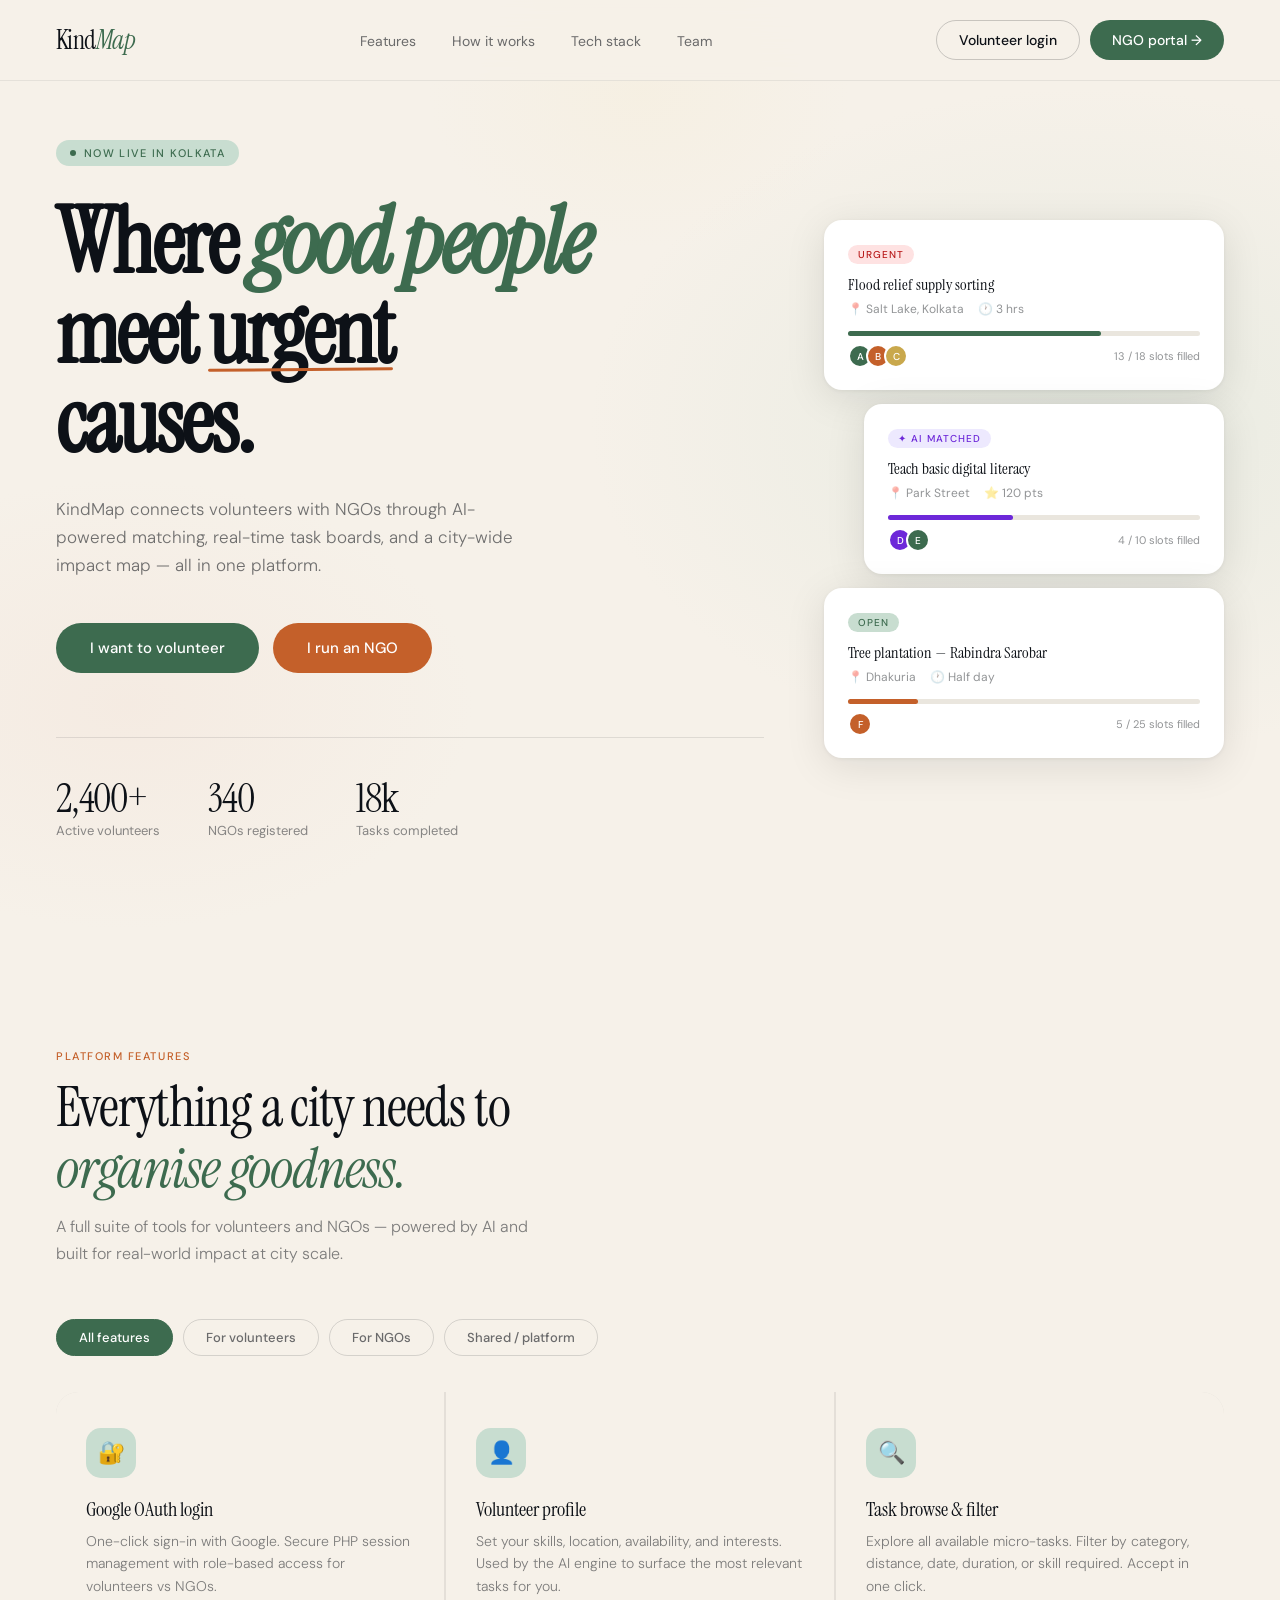
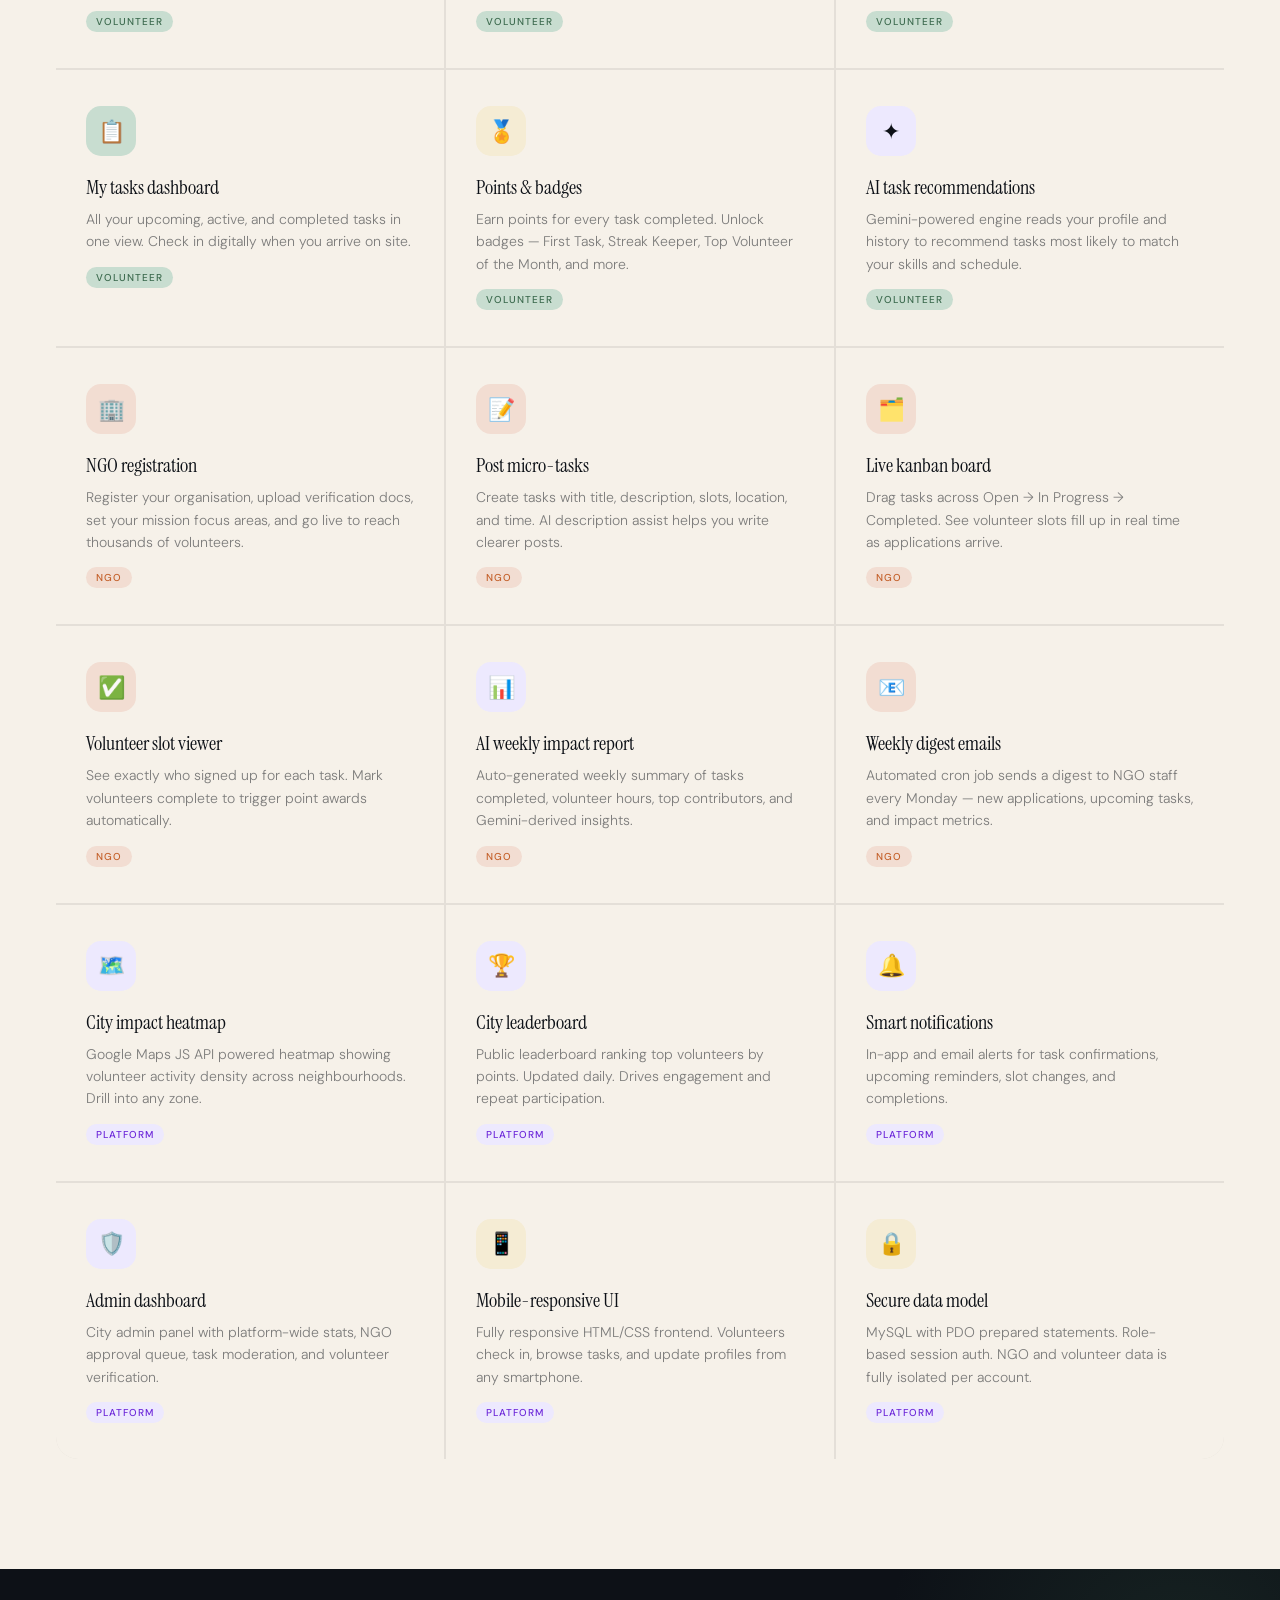
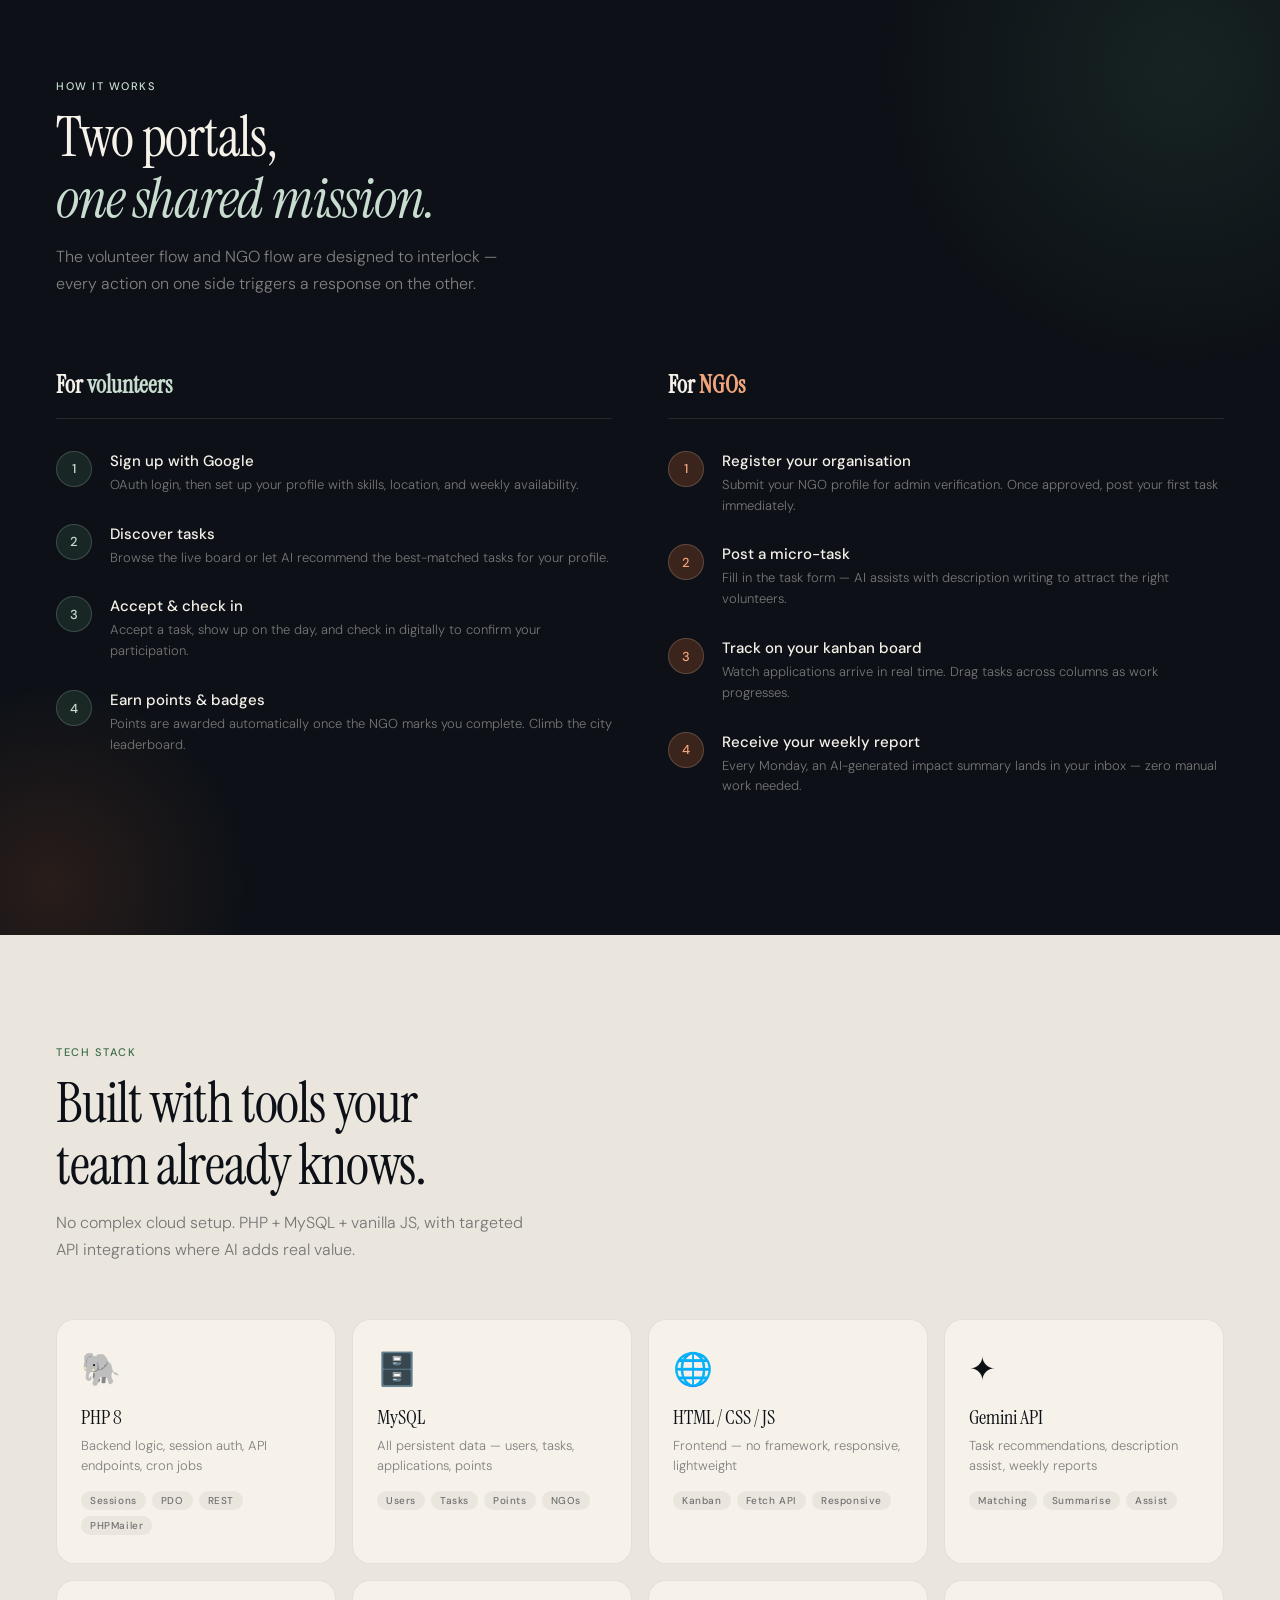
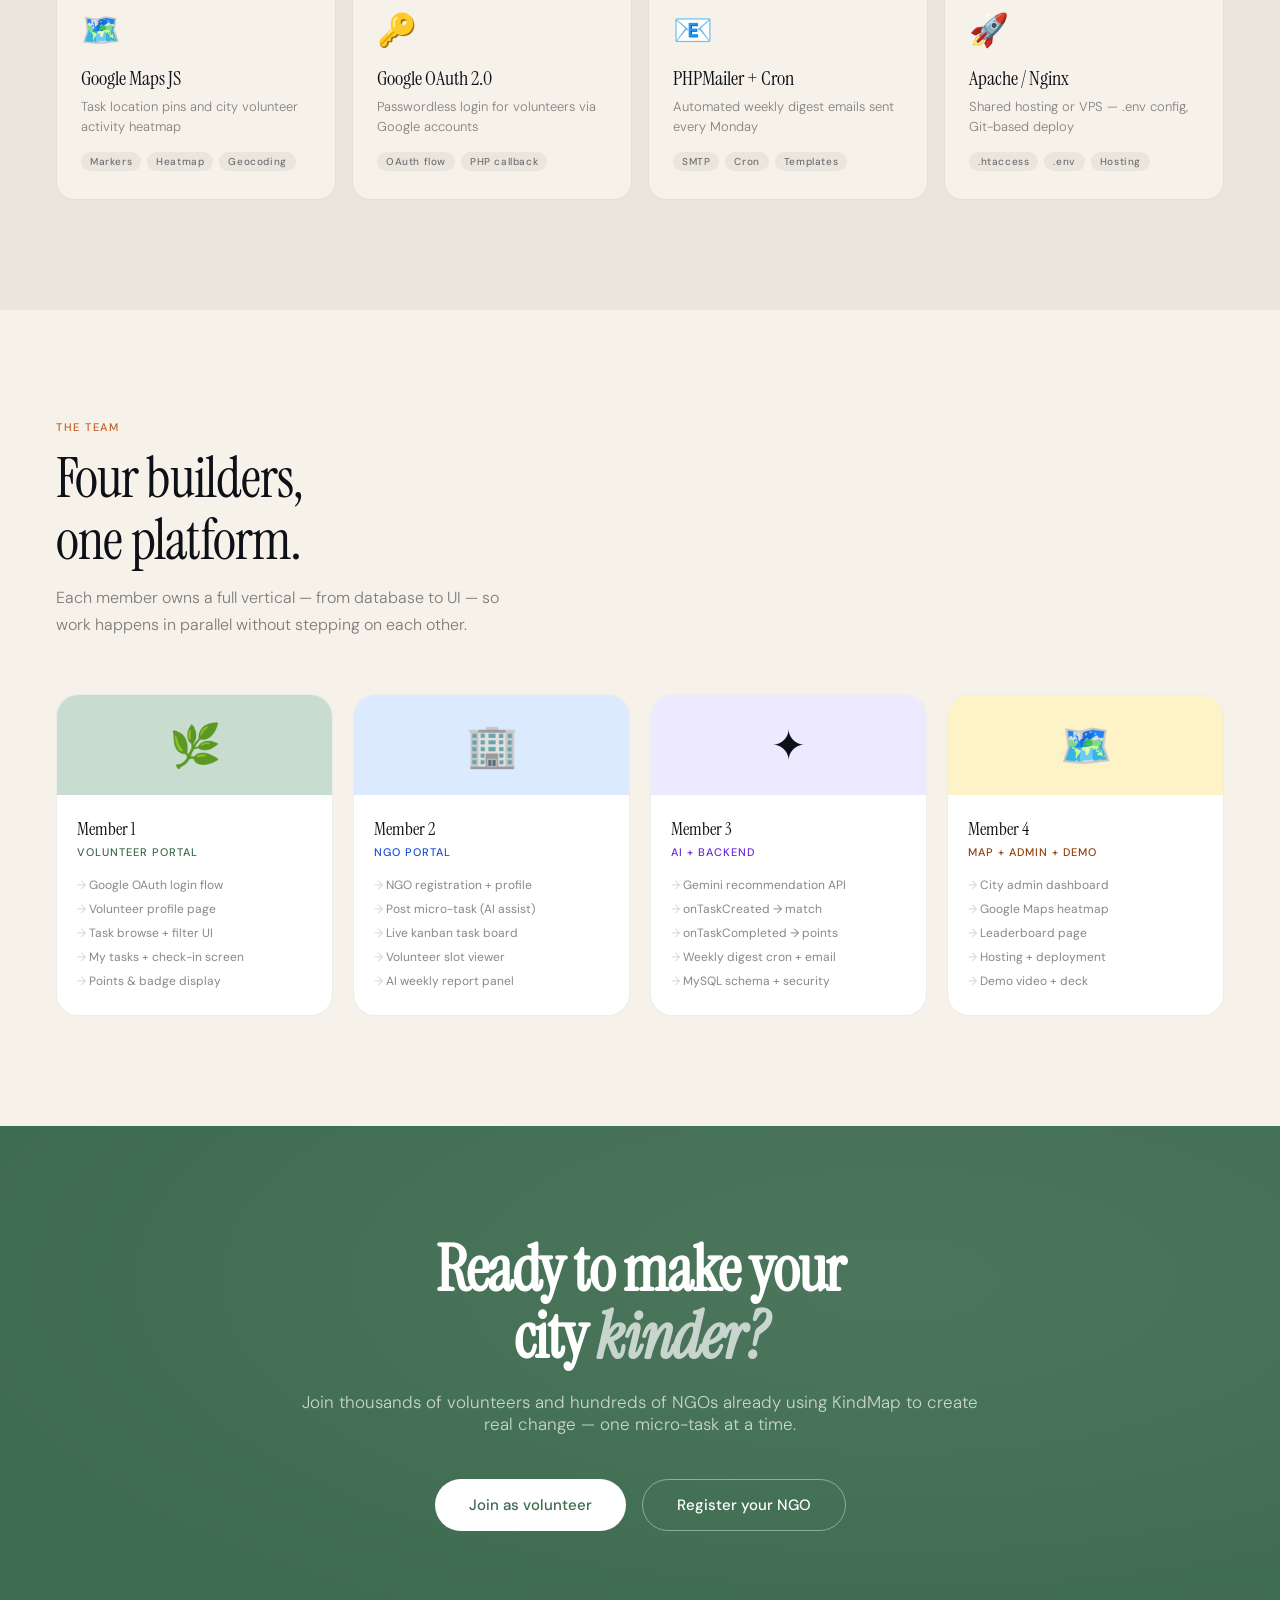
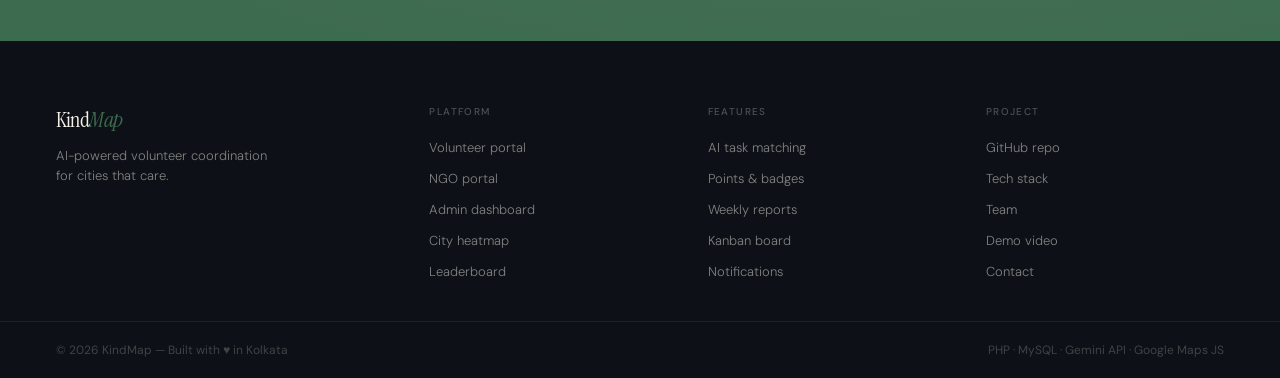
<file: index.html>
<!DOCTYPE html>
<html lang="en">
<head>
<meta charset="UTF-8">
<meta name="viewport" content="width=device-width, initial-scale=1.0">
<title>KindMap — Connect. Volunteer. Impact.</title>
<link rel="preconnect" href="https://fonts.googleapis.com">
<link href="https://fonts.googleapis.com/css2?family=Instrument+Serif:ital@0;1&family=DM+Sans:opsz,wght@9..40,300;9..40,400;9..40,500&display=swap" rel="stylesheet">
<link rel='stylesheet' href='style/style.css'>
</head>
<body>

<!-- NAV -->
<nav id="nav">
  <a href="#" class="logo">Kind<span>Map</span></a>
  <ul class="nav-links">
    <li><a href="#features">Features</a></li>
    <li><a href="#how">How it works</a></li>
    <li><a href="#tech">Tech stack</a></li>
    <li><a href="#team">Team</a></li>
  </ul>
  <div class="nav-cta">
    <a href="pages/volunteer.html" class="btn btn-ghost">Volunteer login</a>
    <a href="pages/ngo.html" class="btn btn-green">NGO portal →</a>
  </div>
</nav>

<!-- HERO -->
<section class="hero">
  <div class="hero-blob"></div>
  <div class="hero-left">
    <div class="hero-badge"><span class="badge-dot"></span>Now live in Kolkata</div>
    <h1>
      Where <em>good people</em><br>
      meet <span class="scratch">urgent</span><br>
      causes.
    </h1>
    <p class="hero-sub">KindMap connects volunteers with NGOs through AI-powered matching, real-time task boards, and a city-wide impact map — all in one platform.</p>
    <div class="hero-actions">
      <a href="pages/volunteer.html" class="btn btn-green btn-lg">I want to volunteer</a>
      <a href="pages/ngo.html" class="btn btn-clay btn-lg">I run an NGO</a>
    </div>
    <div class="hero-stats">
      <div><div class="stat-n">2,400+</div><div class="stat-l">Active volunteers</div></div>
      <div><div class="stat-n">340</div><div class="stat-l">NGOs registered</div></div>
      <div><div class="stat-n">18k</div><div class="stat-l">Tasks completed</div></div>
    </div>
  </div>
  <div class="hero-right">
    <div class="fcard">
      <span class="fcard-tag tag-urgent">Urgent</span>
      <div class="fcard-title">Flood relief supply sorting</div>
      <div class="fcard-meta"><span>📍 Salt Lake, Kolkata</span><span>🕐 3 hrs</span></div>
      <div class="fcard-bar"><div class="fcard-fill green" style="width:72%"></div></div>
      <div class="fcard-row">
        <div class="avs"><div class="av av1">A</div><div class="av av2">B</div><div class="av av3">C</div></div>
        <span>13 / 18 slots filled</span>
      </div>
    </div>
    <div class="fcard">
      <span class="fcard-tag tag-ai">✦ AI matched</span>
      <div class="fcard-title">Teach basic digital literacy</div>
      <div class="fcard-meta"><span>📍 Park Street</span><span>⭐ 120 pts</span></div>
      <div class="fcard-bar"><div class="fcard-fill purple" style="width:40%"></div></div>
      <div class="fcard-row">
        <div class="avs"><div class="av av4">D</div><div class="av av1">E</div></div>
        <span>4 / 10 slots filled</span>
      </div>
    </div>
    <div class="fcard">
      <span class="fcard-tag tag-open">Open</span>
      <div class="fcard-title">Tree plantation — Rabindra Sarobar</div>
      <div class="fcard-meta"><span>📍 Dhakuria</span><span>🕐 Half day</span></div>
      <div class="fcard-bar"><div class="fcard-fill clay" style="width:20%"></div></div>
      <div class="fcard-row">
        <div class="avs"><div class="av av2">F</div></div>
        <span>5 / 25 slots filled</span>
      </div>
    </div>
  </div>
</section>

<!-- FEATURES -->
<section class="features" id="features">
  <div class="reveal">
    <div class="sec-eyebrow" style="color:var(--clay)">Platform features</div>
    <div class="sec-title">Everything a city needs to<br><em style="font-style:italic;color:var(--sage)">organise goodness.</em></div>
    <div class="sec-sub">A full suite of tools for volunteers and NGOs — powered by AI and built for real-world impact at city scale.</div>
  </div>
  <div class="feat-tabs reveal" style="transition-delay:0.1s">
    <button class="ftab active-green" onclick="filterFeat('all',this)">All features</button>
    <button class="ftab" onclick="filterFeat('vol',this)">For volunteers</button>
    <button class="ftab" onclick="filterFeat('ngo',this)">For NGOs</button>
    <button class="ftab" onclick="filterFeat('both',this)">Shared / platform</button>
  </div>
  <div class="feat-grid reveal" style="transition-delay:0.2s" id="feat-grid">
    <!-- Volunteer -->
    <div class="feat-card" data-type="vol"><div class="feat-ico ico-green">🔐</div><div class="feat-name">Google OAuth login</div><div class="feat-desc">One-click sign-in with Google. Secure PHP session management with role-based access for volunteers vs NGOs.</div><span class="feat-pill pill-v">Volunteer</span></div>
    <div class="feat-card" data-type="vol"><div class="feat-ico ico-green">👤</div><div class="feat-name">Volunteer profile</div><div class="feat-desc">Set your skills, location, availability, and interests. Used by the AI engine to surface the most relevant tasks for you.</div><span class="feat-pill pill-v">Volunteer</span></div>
    <div class="feat-card" data-type="vol"><div class="feat-ico ico-green">🔍</div><div class="feat-name">Task browse & filter</div><div class="feat-desc">Explore all available micro-tasks. Filter by category, distance, date, duration, or skill required. Accept in one click.</div><span class="feat-pill pill-v">Volunteer</span></div>
    <div class="feat-card" data-type="vol"><div class="feat-ico ico-green">📋</div><div class="feat-name">My tasks dashboard</div><div class="feat-desc">All your upcoming, active, and completed tasks in one view. Check in digitally when you arrive on site.</div><span class="feat-pill pill-v">Volunteer</span></div>
    <div class="feat-card" data-type="vol"><div class="feat-ico ico-gold">🏅</div><div class="feat-name">Points & badges</div><div class="feat-desc">Earn points for every task completed. Unlock badges — First Task, Streak Keeper, Top Volunteer of the Month, and more.</div><span class="feat-pill pill-v">Volunteer</span></div>
    <div class="feat-card" data-type="vol"><div class="feat-ico ico-purple">✦</div><div class="feat-name">AI task recommendations</div><div class="feat-desc">Gemini-powered engine reads your profile and history to recommend tasks most likely to match your skills and schedule.</div><span class="feat-pill pill-v">Volunteer</span></div>
    <!-- NGO -->
    <div class="feat-card" data-type="ngo"><div class="feat-ico ico-clay">🏢</div><div class="feat-name">NGO registration</div><div class="feat-desc">Register your organisation, upload verification docs, set your mission focus areas, and go live to reach thousands of volunteers.</div><span class="feat-pill pill-n">NGO</span></div>
    <div class="feat-card" data-type="ngo"><div class="feat-ico ico-clay">📝</div><div class="feat-name">Post micro-tasks</div><div class="feat-desc">Create tasks with title, description, slots, location, and time. AI description assist helps you write clearer posts.</div><span class="feat-pill pill-n">NGO</span></div>
    <div class="feat-card" data-type="ngo"><div class="feat-ico ico-clay">🗂️</div><div class="feat-name">Live kanban board</div><div class="feat-desc">Drag tasks across Open → In Progress → Completed. See volunteer slots fill up in real time as applications arrive.</div><span class="feat-pill pill-n">NGO</span></div>
    <div class="feat-card" data-type="ngo"><div class="feat-ico ico-clay">✅</div><div class="feat-name">Volunteer slot viewer</div><div class="feat-desc">See exactly who signed up for each task. Mark volunteers complete to trigger point awards automatically.</div><span class="feat-pill pill-n">NGO</span></div>
    <div class="feat-card" data-type="ngo"><div class="feat-ico ico-purple">📊</div><div class="feat-name">AI weekly impact report</div><div class="feat-desc">Auto-generated weekly summary of tasks completed, volunteer hours, top contributors, and Gemini-derived insights.</div><span class="feat-pill pill-n">NGO</span></div>
    <div class="feat-card" data-type="ngo"><div class="feat-ico ico-clay">📧</div><div class="feat-name">Weekly digest emails</div><div class="feat-desc">Automated cron job sends a digest to NGO staff every Monday — new applications, upcoming tasks, and impact metrics.</div><span class="feat-pill pill-n">NGO</span></div>
    <!-- Platform -->
    <div class="feat-card" data-type="both"><div class="feat-ico ico-purple">🗺️</div><div class="feat-name">City impact heatmap</div><div class="feat-desc">Google Maps JS API powered heatmap showing volunteer activity density across neighbourhoods. Drill into any zone.</div><span class="feat-pill pill-b">Platform</span></div>
    <div class="feat-card" data-type="both"><div class="feat-ico ico-purple">🏆</div><div class="feat-name">City leaderboard</div><div class="feat-desc">Public leaderboard ranking top volunteers by points. Updated daily. Drives engagement and repeat participation.</div><span class="feat-pill pill-b">Platform</span></div>
    <div class="feat-card" data-type="both"><div class="feat-ico ico-purple">🔔</div><div class="feat-name">Smart notifications</div><div class="feat-desc">In-app and email alerts for task confirmations, upcoming reminders, slot changes, and completions.</div><span class="feat-pill pill-b">Platform</span></div>
    <div class="feat-card" data-type="both"><div class="feat-ico ico-purple">🛡️</div><div class="feat-name">Admin dashboard</div><div class="feat-desc">City admin panel with platform-wide stats, NGO approval queue, task moderation, and volunteer verification.</div><span class="feat-pill pill-b">Platform</span></div>
    <div class="feat-card" data-type="both"><div class="feat-ico ico-gold">📱</div><div class="feat-name">Mobile-responsive UI</div><div class="feat-desc">Fully responsive HTML/CSS frontend. Volunteers check in, browse tasks, and update profiles from any smartphone.</div><span class="feat-pill pill-b">Platform</span></div>
    <div class="feat-card" data-type="both"><div class="feat-ico ico-gold">🔒</div><div class="feat-name">Secure data model</div><div class="feat-desc">MySQL with PDO prepared statements. Role-based session auth. NGO and volunteer data is fully isolated per account.</div><span class="feat-pill pill-b">Platform</span></div>
  </div>
</section>

<!-- HOW IT WORKS -->
<section class="how" id="how">
  <div class="how-inner">
    <div class="reveal">
      <div class="sec-eyebrow">How it works</div>
      <div class="sec-title" style="color:var(--paper)">Two portals,<br><em style="color:var(--sage-light)">one shared mission.</em></div>
      <div class="sec-sub">The volunteer flow and NGO flow are designed to interlock — every action on one side triggers a response on the other.</div>
    </div>
    <div class="steps-grid reveal" style="transition-delay:0.15s">
      <div class="step-col">
        <h3>For <span class="col-green">volunteers</span></h3>
        <div class="step"><div class="step-num sn-green">1</div><div class="step-body"><h4>Sign up with Google</h4><p>OAuth login, then set up your profile with skills, location, and weekly availability.</p></div></div>
        <div class="step"><div class="step-num sn-green">2</div><div class="step-body"><h4>Discover tasks</h4><p>Browse the live board or let AI recommend the best-matched tasks for your profile.</p></div></div>
        <div class="step"><div class="step-num sn-green">3</div><div class="step-body"><h4>Accept & check in</h4><p>Accept a task, show up on the day, and check in digitally to confirm your participation.</p></div></div>
        <div class="step"><div class="step-num sn-green">4</div><div class="step-body"><h4>Earn points & badges</h4><p>Points are awarded automatically once the NGO marks you complete. Climb the city leaderboard.</p></div></div>
      </div>
      <div class="step-col">
        <h3>For <span class="col-clay">NGOs</span></h3>
        <div class="step"><div class="step-num sn-clay">1</div><div class="step-body"><h4>Register your organisation</h4><p>Submit your NGO profile for admin verification. Once approved, post your first task immediately.</p></div></div>
        <div class="step"><div class="step-num sn-clay">2</div><div class="step-body"><h4>Post a micro-task</h4><p>Fill in the task form — AI assists with description writing to attract the right volunteers.</p></div></div>
        <div class="step"><div class="step-num sn-clay">3</div><div class="step-body"><h4>Track on your kanban board</h4><p>Watch applications arrive in real time. Drag tasks across columns as work progresses.</p></div></div>
        <div class="step"><div class="step-num sn-clay">4</div><div class="step-body"><h4>Receive your weekly report</h4><p>Every Monday, an AI-generated impact summary lands in your inbox — zero manual work needed.</p></div></div>
      </div>
    </div>
  </div>
</section>

<!-- TECH STACK -->
<section class="tech" id="tech">
  <div class="reveal">
    <div class="sec-eyebrow" style="color:var(--sage)">Tech stack</div>
    <div class="sec-title">Built with tools your<br>team already knows.</div>
    <div class="sec-sub">No complex cloud setup. PHP + MySQL + vanilla JS, with targeted API integrations where AI adds real value.</div>
  </div>
  <div class="tech-grid reveal" style="transition-delay:0.1s">
    <div class="tech-card"><span class="tech-icon">🐘</span><div class="tech-name">PHP 8</div><div class="tech-role">Backend logic, session auth, API endpoints, cron jobs</div><div class="tech-tags"><span class="tech-tag">Sessions</span><span class="tech-tag">PDO</span><span class="tech-tag">REST</span><span class="tech-tag">PHPMailer</span></div></div>
    <div class="tech-card"><span class="tech-icon">🗄️</span><div class="tech-name">MySQL</div><div class="tech-role">All persistent data — users, tasks, applications, points</div><div class="tech-tags"><span class="tech-tag">Users</span><span class="tech-tag">Tasks</span><span class="tech-tag">Points</span><span class="tech-tag">NGOs</span></div></div>
    <div class="tech-card"><span class="tech-icon">🌐</span><div class="tech-name">HTML / CSS / JS</div><div class="tech-role">Frontend — no framework, responsive, lightweight</div><div class="tech-tags"><span class="tech-tag">Kanban</span><span class="tech-tag">Fetch API</span><span class="tech-tag">Responsive</span></div></div>
    <div class="tech-card"><span class="tech-icon">✦</span><div class="tech-name">Gemini API</div><div class="tech-role">Task recommendations, description assist, weekly reports</div><div class="tech-tags"><span class="tech-tag">Matching</span><span class="tech-tag">Summarise</span><span class="tech-tag">Assist</span></div></div>
    <div class="tech-card"><span class="tech-icon">🗺️</span><div class="tech-name">Google Maps JS</div><div class="tech-role">Task location pins and city volunteer activity heatmap</div><div class="tech-tags"><span class="tech-tag">Markers</span><span class="tech-tag">Heatmap</span><span class="tech-tag">Geocoding</span></div></div>
    <div class="tech-card"><span class="tech-icon">🔑</span><div class="tech-name">Google OAuth 2.0</div><div class="tech-role">Passwordless login for volunteers via Google accounts</div><div class="tech-tags"><span class="tech-tag">OAuth flow</span><span class="tech-tag">PHP callback</span></div></div>
    <div class="tech-card"><span class="tech-icon">📧</span><div class="tech-name">PHPMailer + Cron</div><div class="tech-role">Automated weekly digest emails sent every Monday</div><div class="tech-tags"><span class="tech-tag">SMTP</span><span class="tech-tag">Cron</span><span class="tech-tag">Templates</span></div></div>
    <div class="tech-card"><span class="tech-icon">🚀</span><div class="tech-name">Apache / Nginx</div><div class="tech-role">Shared hosting or VPS — .env config, Git-based deploy</div><div class="tech-tags"><span class="tech-tag">.htaccess</span><span class="tech-tag">.env</span><span class="tech-tag">Hosting</span></div></div>
  </div>
</section>

<!-- TEAM -->
<section class="team" id="team">
  <div class="reveal">
    <div class="sec-eyebrow" style="color:var(--clay)">The team</div>
    <div class="sec-title">Four builders,<br>one platform.</div>
    <div class="sec-sub">Each member owns a full vertical — from database to UI — so work happens in parallel without stepping on each other.</div>
  </div>
  <div class="team-grid reveal" style="transition-delay:0.1s">
    <div class="team-card"><div class="team-banner banner-green">🌿</div><div class="team-body"><div class="team-name">Member 1</div><div class="team-role role-green">Volunteer portal</div><ul class="team-tasks"><li>Google OAuth login flow</li><li>Volunteer profile page</li><li>Task browse + filter UI</li><li>My tasks + check-in screen</li><li>Points & badge display</li></ul></div></div>
    <div class="team-card"><div class="team-banner banner-blue">🏢</div><div class="team-body"><div class="team-name">Member 2</div><div class="team-role role-blue">NGO portal</div><ul class="team-tasks"><li>NGO registration + profile</li><li>Post micro-task (AI assist)</li><li>Live kanban task board</li><li>Volunteer slot viewer</li><li>AI weekly report panel</li></ul></div></div>
    <div class="team-card"><div class="team-banner banner-purple">✦</div><div class="team-body"><div class="team-name">Member 3</div><div class="team-role role-purple">AI + backend</div><ul class="team-tasks"><li>Gemini recommendation API</li><li>onTaskCreated → match</li><li>onTaskCompleted → points</li><li>Weekly digest cron + email</li><li>MySQL schema + security</li></ul></div></div>
    <div class="team-card"><div class="team-banner banner-amber">🗺️</div><div class="team-body"><div class="team-name">Member 4</div><div class="team-role role-amber">Map + admin + demo</div><ul class="team-tasks"><li>City admin dashboard</li><li>Google Maps heatmap</li><li>Leaderboard page</li><li>Hosting + deployment</li><li>Demo video + deck</li></ul></div></div>
  </div>
</section>

<!-- CTA -->
<section class="cta">
  <div class="cta-inner reveal">
    <h2>Ready to make your<br>city <em>kinder?</em></h2>
    <p>Join thousands of volunteers and hundreds of NGOs already using KindMap to create real change — one micro-task at a time.</p>
    <div class="cta-btns">
      <a href="pages/volunteer.html" class="btn btn-white btn-lg">Join as volunteer</a>
      <a href="pages/ngo.html" class="btn btn-border btn-lg">Register your NGO</a>
    </div>
  </div>
</section>

<!-- FOOTER -->
<footer>
  <div class="footer-brand">
     <a href="#" class="logo">Kind<span>Map</span></a>
    <p>AI-powered volunteer coordination for cities that care.</p>
  </div>
  <div class="footer-col">
    <h4>Platform</h4>
    <ul>
      <li><a href="pages/volunteer.html">Volunteer portal</a></li>
      <li><a href="pages/ngo.html">NGO portal</a></li>
      <li><a href="#">Admin dashboard</a></li>
      <li><a href="#">City heatmap</a></li>
      <li><a href="#">Leaderboard</a></li>
    </ul>
  </div>
  <div class="footer-col">
    <h4>Features</h4>
    <ul>
      <li><a href="#">AI task matching</a></li>
      <li><a href="#">Points & badges</a></li>
      <li><a href="#">Weekly reports</a></li>
      <li><a href="#">Kanban board</a></li>
      <li><a href="#">Notifications</a></li>
    </ul>
  </div>
  <div class="footer-col">
    <h4>Project</h4>
    <ul>
      <li><a href="#">GitHub repo</a></li>
      <li><a href="#">Tech stack</a></li>
      <li><a href="#">Team</a></li>
      <li><a href="#">Demo video</a></li>
      <li><a href="#">Contact</a></li>
    </ul>
  </div>
</footer>
<div class="footer-bottom">
  <span>© 2026 KindMap — Built with ♥ in Kolkata</span>
  <span>PHP · MySQL · Gemini API · Google Maps JS</span>
</div>

<script>
// Scrolled nav
window.addEventListener('scroll', () => {
  document.getElementById('nav').classList.toggle('scrolled', scrollY > 40);
});

// Feature filter
const tabs = document.querySelectorAll('.ftab');
function filterFeat(type, btn) {
  tabs.forEach(t => t.classList.remove('active-green','active-clay','active-dark'));
  if (type === 'vol')  btn.classList.add('active-green');
  else if (type === 'ngo')  btn.classList.add('active-clay');
  else if (type === 'both') btn.classList.add('active-dark');
  else btn.classList.add('active-green');
  document.querySelectorAll('.feat-card').forEach(c => {
    c.classList.toggle('hidden', type !== 'all' && c.dataset.type !== type);
  });
}

// Scroll reveal
const io = new IntersectionObserver(entries => {
  entries.forEach(e => { if (e.isIntersecting) e.target.classList.add('visible'); });
}, { threshold: 0.08 });
document.querySelectorAll('.reveal').forEach(el => io.observe(el));
</script>
</body>
</html>
</file>
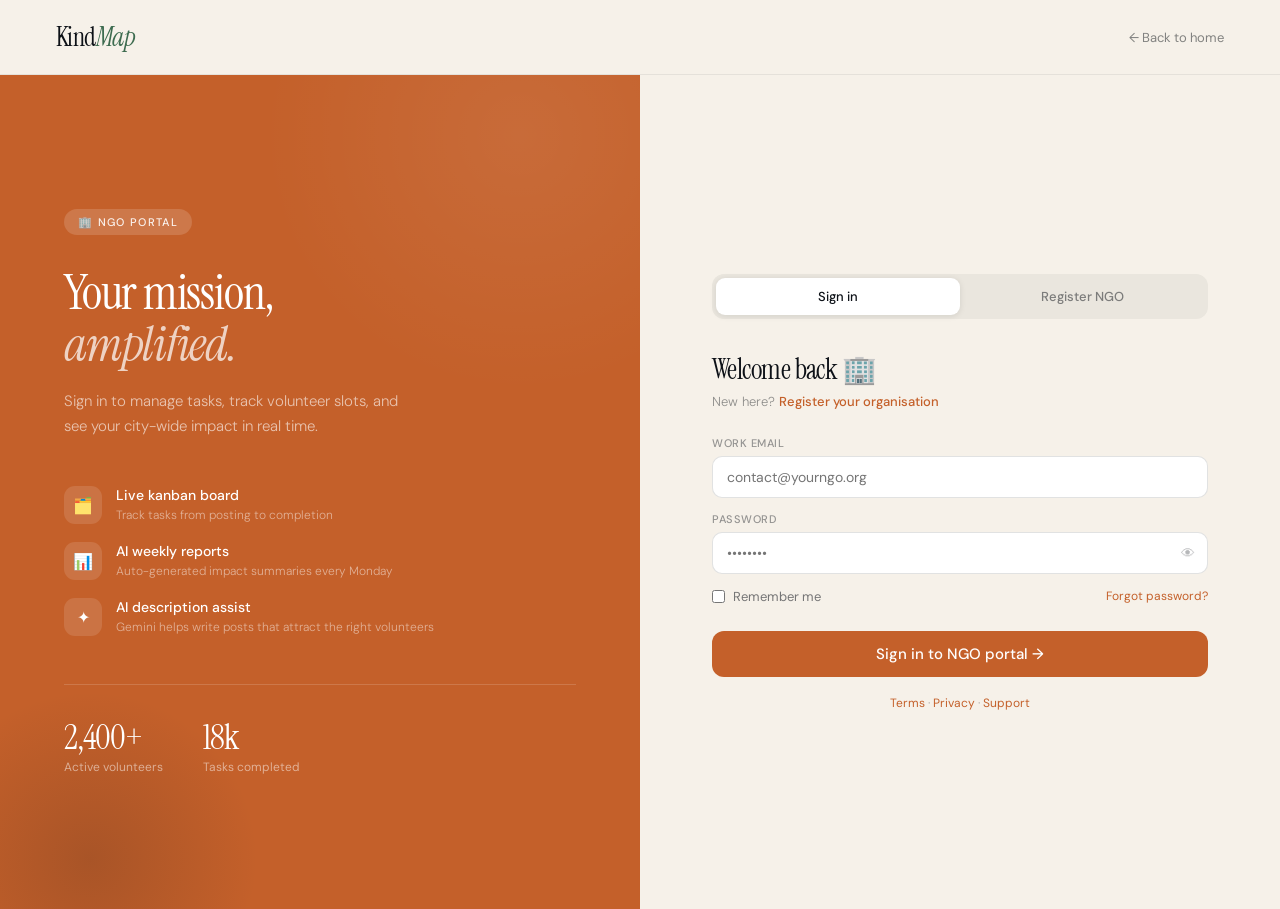
<file: pages/ngo.html>
<!DOCTYPE html>
<html lang="en">
<head>
<meta charset="UTF-8">
<meta name="viewport" content="width=device-width, initial-scale=1.0">
<title>KindMap — NGO Portal</title>
<link rel="preconnect" href="https://fonts.googleapis.com">
<link href="https://fonts.googleapis.com/css2?family=Instrument+Serif:ital@0;1&family=DM+Sans:opsz,wght@9..40,300;9..40,400;9..40,500&display=swap" rel="stylesheet">
<link rel='stylesheet' href='../style/style2.css'>
</head>
<body>

<nav>
  <a href="index.html" class="logo">Kind<span>Map</span></a>
  <a href="index.html" class="nav-back" id="navBack">← Back to home</a>
</nav>

<div class="page-wrap">

  <!-- LEFT PANEL -->
  <div class="left-panel" id="leftPanel">

    <div class="panel-inner" id="panelLogin">
      <div class="panel-badge">🏢 NGO Portal</div>
      <div class="panel-title">Your mission,<br><em>amplified.</em></div>
      <div class="panel-sub">Sign in to manage tasks, track volunteer slots, and see your city-wide impact in real time.</div>
      <div class="panel-perks">
        <div class="perk"><div class="perk-ico">🗂️</div><div class="perk-text"><h4>Live kanban board</h4><p>Track tasks from posting to completion</p></div></div>
        <div class="perk"><div class="perk-ico">📊</div><div class="perk-text"><h4>AI weekly reports</h4><p>Auto-generated impact summaries every Monday</p></div></div>
        <div class="perk"><div class="perk-ico">✦</div><div class="perk-text"><h4>AI description assist</h4><p>Gemini helps write posts that attract the right volunteers</p></div></div>
      </div>
      <div class="panel-stats">
        <div><div class="pstat-n">2,400+</div><div class="pstat-l">Active volunteers</div></div>
        <div><div class="pstat-n">18k</div><div class="pstat-l">Tasks completed</div></div>
      </div>
    </div>

    <div class="panel-inner" id="panelRegister" style="display:none">
      <div class="panel-badge">🌱 Join KindMap</div>
      <div class="panel-title">Reach thousands<br><em>of helpers.</em></div>
      <div class="panel-sub">Register in 2 minutes and tap into a city-wide network of skilled volunteers ready to serve your mission.</div>
      <div class="panel-perks">
        <div class="perk"><div class="perk-ico">⚡</div><div class="perk-text"><h4>Live instantly</h4><p>Post your first task the moment you sign up</p></div></div>
        <div class="perk"><div class="perk-ico">🎯</div><div class="perk-text"><h4>AI-matched volunteers</h4><p>Gemini surfaces your tasks to the best-fit volunteers</p></div></div>
        <div class="perk"><div class="perk-ico">📧</div><div class="perk-text"><h4>Zero manual work</h4><p>Automated slot tracking, emails, and impact reports built in</p></div></div>
      </div>
      <div class="panel-stats">
        <div><div class="pstat-n">340</div><div class="pstat-l">NGOs registered</div></div>
        <div><div class="pstat-n">500+</div><div class="pstat-l">Open tasks now</div></div>
      </div>
    </div>

    <div class="panel-inner" id="panelDash" style="display:none">
      <div class="panel-badge">🏢 NGO Dashboard</div>
      <div class="panel-title" id="dashPanelName">Your NGO</div>
      <div class="panel-sub" id="dashPanelSub">Your tasks are live. Volunteers are being matched by AI right now.</div>
      <div class="panel-perks">
        <div class="perk"><div class="perk-ico">📍</div><div class="perk-text"><h4>Live on the city map</h4><p>Your tasks show up on the KindMap heatmap</p></div></div>
        <div class="perk"><div class="perk-ico">✦</div><div class="perk-text"><h4>AI matching active</h4><p>Gemini is finding the best-fit volunteers for you</p></div></div>
      </div>
      <div class="panel-stats">
        <div><div class="pstat-n">2,400+</div><div class="pstat-l">Volunteers available</div></div>
        <div><div class="pstat-n">340</div><div class="pstat-l">NGOs on platform</div></div>
      </div>
    </div>

  </div>

  <!-- RIGHT PANEL -->
  <div class="right-panel">

    <!-- TABS -->
    <div class="form-tabs" id="formTabs">
      <button class="ftab active" onclick="switchTab('login')">Sign in</button>
      <button class="ftab" onclick="switchTab('register')">Register NGO</button>
    </div>

    <!-- ===== LOGIN ===== -->
    <div class="panel-view active" id="loginView">
      <div class="form-title">Welcome back 🏢</div>
      <div class="form-sub">New here? <a href="#" onclick="switchTab('register')">Register your organisation</a></div>

      <form onsubmit="handleLogin(event)">
        <div class="field">
          <label>Work email</label>
          <input type="email" id="loginEmail" placeholder="contact@yourngo.org" required>
        </div>
        <div class="field">
          <label>Password</label>
          <div class="pw-wrap">
            <input type="password" id="loginPw" placeholder="••••••••" required>
            <button type="button" class="pw-toggle" onclick="togglePw('loginPw',this)">👁</button>
          </div>
        </div>
        <div style="display:flex;justify-content:space-between;align-items:center;margin-bottom:20px;">
          <label style="display:flex;align-items:center;gap:8px;font-size:13px;color:rgba(13,17,23,0.55);cursor:pointer;">
            <input type="checkbox" style="width:auto;accent-color:var(--clay)"> Remember me
          </label>
          <a href="#" style="font-size:12px;color:var(--clay);text-decoration:none;">Forgot password?</a>
        </div>
        <button type="submit" class="submit-btn">Sign in to NGO portal →</button>
      </form>
      <div class="form-note" style="margin-top:18px;"><a href="#">Terms</a> · <a href="#">Privacy</a> · <a href="#">Support</a></div>
    </div>

    <!-- ===== REGISTER ===== -->
    <div class="panel-view" id="registerView">
      <div class="form-title">Register your NGO</div>
      <div class="form-sub">Already registered? <a href="#" onclick="switchTab('login')">Sign in instead</a></div>

      <form onsubmit="handleRegister(event)">

        <!-- Logo -->
        <div class="logo-upload-row">
          <div class="logo-preview" id="logoPreview">🏢</div>
          <div>
            <button type="button" class="logo-upload-btn" onclick="document.getElementById('logoFile').click()">Upload logo</button>
            <input type="file" id="logoFile" accept="image/*" style="display:none" onchange="previewLogo(this)">
            <div class="logo-hint">PNG or JPG · optional</div>
          </div>
        </div>

        <!-- Org details -->
        <div class="field">
          <label>Organisation name</label>
          <input type="text" id="orgName" placeholder="e.g. Swapath Foundation" required>
        </div>

        <div class="form-row">
          <div class="field">
            <label>Organisation type</label>
            <select>
              <option value="">Select type</option>
              <option>Trust</option>
              <option>Society</option>
              <option>Section 8 Company</option>
              <option>Community group</option>
              <option>International NGO</option>
              <option>Other</option>
            </select>
          </div>
          <div class="field">
            <label>Area in Kolkata</label>
            <select>
              <option value="">Select area</option>
              <option>North Kolkata</option>
              <option>South Kolkata</option>
              <option>Central Kolkata</option>
              <option>Salt Lake / Bidhannagar</option>
              <option>New Town / Rajarhat</option>
              <option>Howrah</option>
              <option>Other</option>
            </select>
          </div>
        </div>

        <div class="field">
          <label>Mission (one line)</label>
          <input type="text" placeholder="What does your organisation do?">
        </div>

        <div class="field">
          <label>Focus areas</label>
          <div class="chips-wrap">
            <span class="chip" onclick="toggleChip(this)">Education</span>
            <span class="chip" onclick="toggleChip(this)">Environment</span>
            <span class="chip" onclick="toggleChip(this)">Women's rights</span>
            <span class="chip" onclick="toggleChip(this)">Child welfare</span>
            <span class="chip" onclick="toggleChip(this)">Animal care</span>
            <span class="chip" onclick="toggleChip(this)">Elderly care</span>
            <span class="chip" onclick="toggleChip(this)">Disaster relief</span>
            <span class="chip" onclick="toggleChip(this)">Healthcare</span>
            <span class="chip" onclick="toggleChip(this)">Hunger & food</span>
            <span class="chip" onclick="toggleChip(this)">Mental health</span>
          </div>
        </div>

        <div class="divider"><span>account details</span></div>

        <div class="field">
          <label>Contact person name</label>
          <input type="text" placeholder="Full name" required>
        </div>

        <div class="form-row">
          <div class="field">
            <label>Work email</label>
            <input type="email" placeholder="contact@yourngo.org" required>
          </div>
          <div class="field">
            <label>Phone</label>
            <input type="tel" placeholder="+91 98765 43210">
          </div>
        </div>

        <div class="field">
          <label>Password</label>
          <div class="pw-wrap">
            <input type="password" id="regPw" placeholder="Min 8 characters" required>
            <button type="button" class="pw-toggle" onclick="togglePw('regPw',this)">👁</button>
          </div>
        </div>

        <button type="submit" class="submit-btn">Create NGO account →</button>
      </form>
      <div class="form-note">By signing up you agree to our <a href="#">Terms</a> and <a href="#">Privacy Policy</a>.</div>
    </div>

    <!-- ===== DASHBOARD ===== -->
    <div id="dashboardView">
      <div class="dash-welcome" id="dashWelcome">Welcome back 👋</div>
      <div class="dash-sub" id="dashSub">Here's what's happening with your tasks today.</div>

      <div class="dash-stats">
        <div class="dstat">
          <div class="dstat-n">3</div>
          <div class="dstat-l">Active tasks</div>
          <div class="dstat-delta">↑ 1 this week</div>
        </div>
        <div class="dstat">
          <div class="dstat-n">18</div>
          <div class="dstat-l">Volunteers joined</div>
          <div class="dstat-delta">↑ 5 today</div>
        </div>
        <div class="dstat">
          <div class="dstat-n">7</div>
          <div class="dstat-l">Tasks completed</div>
          <div class="dstat-delta">All time</div>
        </div>
      </div>

      <div class="dash-actions">
        <button class="daction daction-primary">＋ Post new task</button>
        <button class="daction daction-ghost">🗂️ Kanban</button>
        <button class="daction daction-ghost">📊 Report</button>
      </div>

      <div class="section-label">Your current tasks</div>
      <div class="task-list">
        <div class="task-item">
          <div class="task-left">
            <div class="task-dot dot-urgent"></div>
            <div>
              <div class="task-name">Flood relief supply sorting</div>
              <div class="task-meta">Salt Lake · 13 / 18 slots filled</div>
            </div>
          </div>
          <span class="task-pill pill-urgent">Urgent</span>
        </div>
        <div class="task-item">
          <div class="task-left">
            <div class="task-dot dot-open"></div>
            <div>
              <div class="task-name">Teach basic digital literacy</div>
              <div class="task-meta">Park Street · 4 / 10 slots filled</div>
            </div>
          </div>
          <span class="task-pill pill-open">Open</span>
        </div>
        <div class="task-item">
          <div class="task-left">
            <div class="task-dot dot-open"></div>
            <div>
              <div class="task-name">Tree plantation — Rabindra Sarobar</div>
              <div class="task-meta">Dhakuria · 5 / 25 slots filled</div>
            </div>
          </div>
          <span class="task-pill pill-open">Open</span>
        </div>
        <div class="task-item">
          <div class="task-left">
            <div class="task-dot dot-done"></div>
            <div>
              <div class="task-name">Health camp — medical volunteers</div>
              <div class="task-meta">Dum Dum · 12 / 12 slots filled</div>
            </div>
          </div>
          <span class="task-pill pill-done">Completed</span>
        </div>
      </div>
    </div>

  </div><!-- right-panel -->
</div><!-- page-wrap -->
<script src = "../script/ngo.js"></script>
</body>
</html>
</file>
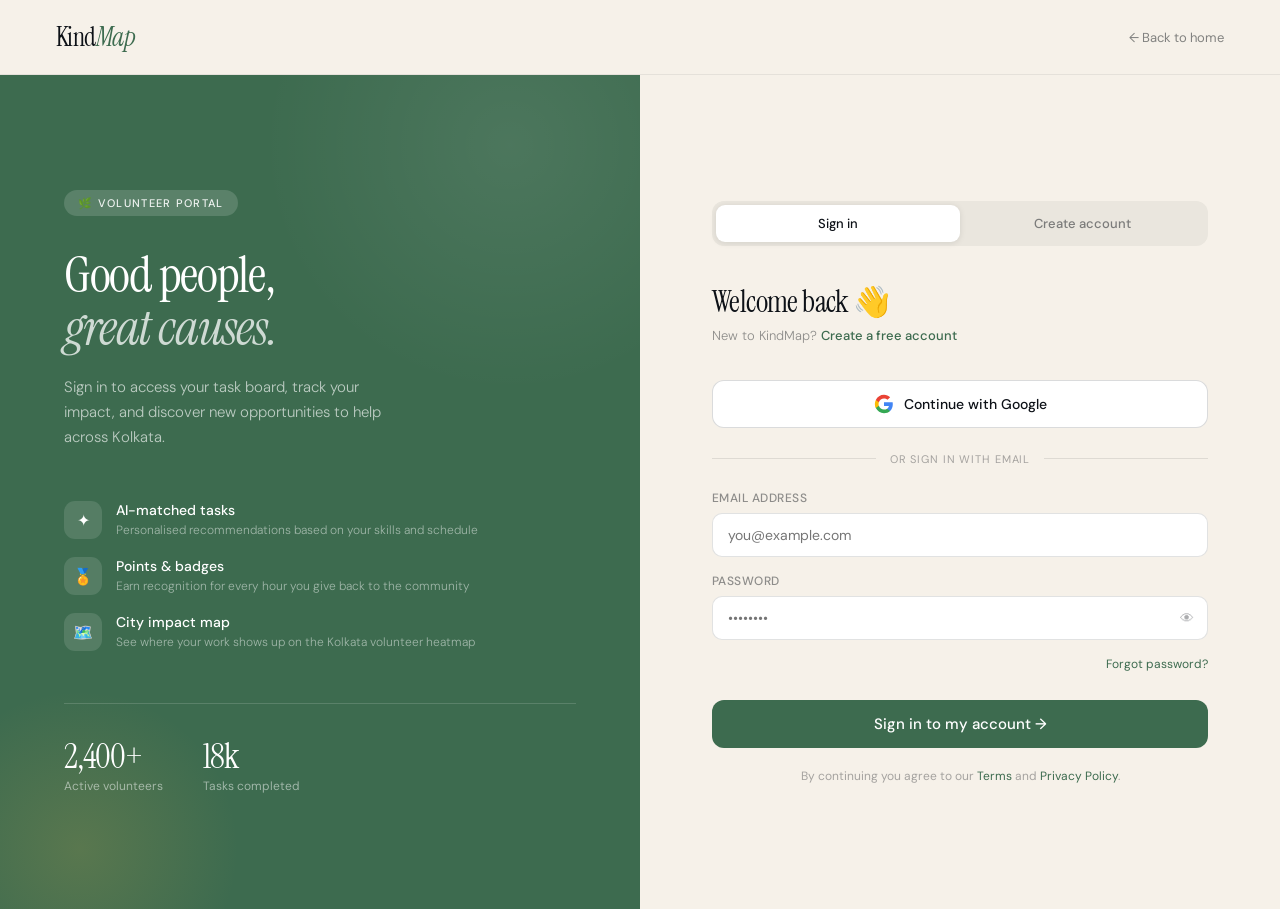
<file: pages/volunteer.html>
<!DOCTYPE html>
<html lang="en">
<head>
<meta charset="UTF-8">
<meta name="viewport" content="width=device-width, initial-scale=1.0">
<title>KindMap — Volunteer Portal</title>
<link rel="preconnect" href="https://fonts.googleapis.com">
<link href="https://fonts.googleapis.com/css2?family=Instrument+Serif:ital@0;1&family=DM+Sans:opsz,wght@9..40,300;9..40,400;9..40,500&display=swap" rel="stylesheet">
<link rel='stylesheet' href='../style/style5.css'>
</head>
<body>

<nav>
  <a href="index.html" class="logo">Kind<span>Map</span></a>
  <a href="index.html" class="nav-back">← Back to home</a>
</nav>

<div class="page-wrap">

  <!-- LEFT PANEL -->
  <div class="left-panel" id="leftPanel">
    <!-- Login panel content -->
    <div class="panel-inner" id="panelLogin">
      <div class="panel-badge">🌿 Volunteer Portal</div>
      <div class="panel-title">Good people,<br><em>great causes.</em></div>
      <div class="panel-sub">Sign in to access your task board, track your impact, and discover new opportunities to help across Kolkata.</div>
      <div class="panel-perks">
        <div class="perk">
          <div class="perk-ico">✦</div>
          <div class="perk-text"><h4>AI-matched tasks</h4><p>Personalised recommendations based on your skills and schedule</p></div>
        </div>
        <div class="perk">
          <div class="perk-ico">🏅</div>
          <div class="perk-text"><h4>Points & badges</h4><p>Earn recognition for every hour you give back to the community</p></div>
        </div>
        <div class="perk">
          <div class="perk-ico">🗺️</div>
          <div class="perk-text"><h4>City impact map</h4><p>See where your work shows up on the Kolkata volunteer heatmap</p></div>
        </div>
      </div>
      <div class="panel-stats">
        <div><div class="pstat-n">2,400+</div><div class="pstat-l">Active volunteers</div></div>
        <div><div class="pstat-n">18k</div><div class="pstat-l">Tasks completed</div></div>
      </div>
    </div>
    <!-- Register panel content -->
    <div class="panel-inner" id="panelRegister" style="display:none">
      <div class="panel-badge">🌱 Join KindMap</div>
      <div class="panel-title">Start your<br><em>volunteer journey.</em></div>
      <div class="panel-sub">Create your free account and connect with hundreds of NGOs doing meaningful work in your city.</div>
      <div class="panel-perks">
        <div class="perk">
          <div class="perk-ico">⚡</div>
          <div class="perk-text"><h4>Takes 2 minutes</h4><p>Quick setup with Google or email — no lengthy forms</p></div>
        </div>
        <div class="perk">
          <div class="perk-ico">🔍</div>
          <div class="perk-text"><h4>Find tasks instantly</h4><p>Browse 500+ open micro-tasks across Kolkata today</p></div>
        </div>
        <div class="perk">
          <div class="perk-ico">🤝</div>
          <div class="perk-text"><h4>340 NGOs waiting</h4><p>From education to environment — find a cause you care about</p></div>
        </div>
      </div>
      <div class="panel-stats">
        <div><div class="pstat-n">340</div><div class="pstat-l">NGOs registered</div></div>
        <div><div class="pstat-n">500+</div><div class="pstat-l">Open tasks now</div></div>
      </div>
    </div>
  </div>

  <!-- RIGHT PANEL -->
  <div class="right-panel">

    <!-- TABS -->
    <div class="form-tabs">
      <button class="ftab active" onclick="switchTab('login')">Sign in</button>
      <button class="ftab" onclick="switchTab('register')">Create account</button>
    </div>

    <!-- ===== LOGIN VIEW ===== -->
    <div class="panel-view active" id="loginView">
      <div class="form-header">
        <div class="form-title">Welcome back 👋</div>
        <div class="form-sub">New to KindMap? <a href="#" onclick="switchTab('register')">Create a free account</a></div>
      </div>

      <button class="google-btn" onclick="handleGoogleLogin()">
        <svg class="google-ico" viewBox="0 0 24 24" xmlns="http://www.w3.org/2000/svg">
          <path d="M22.56 12.25c0-.78-.07-1.53-.2-2.25H12v4.26h5.92c-.26 1.37-1.04 2.53-2.21 3.31v2.77h3.57c2.08-1.92 3.28-4.74 3.28-8.09z" fill="#4285F4"/>
          <path d="M12 23c2.97 0 5.46-.98 7.28-2.66l-3.57-2.77c-.98.66-2.23 1.06-3.71 1.06-2.86 0-5.29-1.93-6.16-4.53H2.18v2.84C3.99 20.53 7.7 23 12 23z" fill="#34A853"/>
          <path d="M5.84 14.09c-.22-.66-.35-1.36-.35-2.09s.13-1.43.35-2.09V7.07H2.18C1.43 8.55 1 10.22 1 12s.43 3.45 1.18 4.93l3.66-2.84z" fill="#FBBC05"/>
          <path d="M12 5.38c1.62 0 3.06.56 4.21 1.64l3.15-3.15C17.45 2.09 14.97 1 12 1 7.7 1 3.99 3.47 2.18 7.07l3.66 2.84c.87-2.6 3.3-4.53 6.16-4.53z" fill="#EA4335"/>
        </svg>
        Continue with Google
      </button>

      <div class="divider"><span>or sign in with email</span></div>

      <form onsubmit="handleLogin(event)">
        <div class="field">
          <label>Email address</label>
          <input type="email" placeholder="you@example.com" required>
        </div>
        <div class="field">
          <label>Password</label>
          <div class="pw-wrap">
            <input type="password" id="loginPw" placeholder="••••••••" required>
            <button type="button" class="pw-toggle" onclick="togglePw('loginPw',this)">👁</button>
          </div>
        </div>
        <div style="display:flex;justify-content:flex-end;margin-bottom:20px;">
          <a href="#" style="font-size:12px;color:var(--sage);text-decoration:none;">Forgot password?</a>
        </div>
        <button type="submit" class="submit-btn">Sign in to my account →</button>
      </form>
      <div class="form-note">By continuing you agree to our <a href="#">Terms</a> and <a href="#">Privacy Policy</a>.</div>
    </div>

    <!-- ===== REGISTER VIEW (multi-step) ===== -->
    <div class="panel-view" id="registerView">
      <div class="form-header">
        <div class="form-title">Create your account</div>
        <div class="form-sub">Already a member? <a href="#" onclick="switchTab('login')">Sign in instead</a></div>
      </div>

      <button class="google-btn" onclick="handleGoogleLogin()">
        <svg class="google-ico" viewBox="0 0 24 24" xmlns="http://www.w3.org/2000/svg">
          <path d="M22.56 12.25c0-.78-.07-1.53-.2-2.25H12v4.26h5.92c-.26 1.37-1.04 2.53-2.21 3.31v2.77h3.57c2.08-1.92 3.28-4.74 3.28-8.09z" fill="#4285F4"/>
          <path d="M12 23c2.97 0 5.46-.98 7.28-2.66l-3.57-2.77c-.98.66-2.23 1.06-3.71 1.06-2.86 0-5.29-1.93-6.16-4.53H2.18v2.84C3.99 20.53 7.7 23 12 23z" fill="#34A853"/>
          <path d="M5.84 14.09c-.22-.66-.35-1.36-.35-2.09s.13-1.43.35-2.09V7.07H2.18C1.43 8.55 1 10.22 1 12s.43 3.45 1.18 4.93l3.66-2.84z" fill="#FBBC05"/>
          <path d="M12 5.38c1.62 0 3.06.56 4.21 1.64l3.15-3.15C17.45 2.09 14.97 1 12 1 7.7 1 3.99 3.47 2.18 7.07l3.66 2.84c.87-2.6 3.3-4.53 6.16-4.53z" fill="#EA4335"/>
        </svg>
        Sign up with Google
      </button>

      <div class="divider"><span>or fill in your details</span></div>

      <!-- Step indicator -->
      <div class="steps-indicator">
        <div class="step-dot active" id="dot0"></div>
        <div class="step-dot" id="dot1"></div>
        <div class="step-dot" id="dot2"></div>
        <span class="step-label" id="stepLabel">Step 1 of 3 — Basic info</span>
      </div>

      <!-- STEP 1: Basic Info -->
      <div class="step-form active" id="step0">
        <div class="field form-row">
          <div class="field">
            <label>First name</label>
            <input type="text" placeholder="Aryan" required>
          </div>
          <div class="field">
            <label>Last name</label>
            <input type="text" placeholder="Sen" required>
          </div>
        </div>
        <div class="field">
          <label>Email address</label>
          <input type="email" placeholder="you@example.com" required>
        </div>
        <div class="field">
          <label>Phone number</label>
          <input type="tel" placeholder="+91 98765 43210">
        </div>
        <div class="field">
          <label>Password</label>
          <div class="pw-wrap">
            <input type="password" id="regPw" placeholder="Min 8 characters" oninput="checkStrength(this)">
            <button type="button" class="pw-toggle" onclick="togglePw('regPw',this)">👁</button>
          </div>
          <div class="strength-bar"><div class="strength-fill" id="strengthFill"></div></div>
        </div>
        <div class="step-nav">
          <button type="button" class="btn-next-step" onclick="nextStep(1)">Continue →</button>
        </div>
      </div>

      <!-- STEP 2: Profile -->
      <div class="step-form" id="step1">
        <div class="field">
          <label>Area / Neighbourhood</label>
          <input type="text" placeholder="e.g. Salt Lake, Park Street, Dum Dum">
        </div>
        <div class="field">
          <label>Occupation</label>
          <select>
            <option value="">Select your occupation</option>
            <option>Student</option>
            <option>Working professional</option>
            <option>Freelancer</option>
            <option>Retired</option>
            <option>Homemaker</option>
            <option>Other</option>
          </select>
        </div>
        <div class="field">
          <label>Age group</label>
          <select>
            <option value="">Select age group</option>
            <option>Under 18</option>
            <option>18–24</option>
            <option>25–34</option>
            <option>35–44</option>
            <option>45–60</option>
            <option>60+</option>
          </select>
        </div>
        <div class="field">
          <label>Your skills (select all that apply)</label>
          <div class="chips-wrap">
            <span class="chip" onclick="toggleChip(this)">Teaching</span>
            <span class="chip" onclick="toggleChip(this)">Medical</span>
            <span class="chip" onclick="toggleChip(this)">Tech / IT</span>
            <span class="chip" onclick="toggleChip(this)">Photography</span>
            <span class="chip" onclick="toggleChip(this)">Cooking</span>
            <span class="chip" onclick="toggleChip(this)">Driving</span>
            <span class="chip" onclick="toggleChip(this)">Languages</span>
            <span class="chip" onclick="toggleChip(this)">Art / Design</span>
            <span class="chip" onclick="toggleChip(this)">Carpentry</span>
            <span class="chip" onclick="toggleChip(this)">Admin / Office</span>
            <span class="chip" onclick="toggleChip(this)">Fundraising</span>
            <span class="chip" onclick="toggleChip(this)">Music</span>
          </div>
        </div>
        <div class="step-nav">
          <button type="button" class="btn-back-step" onclick="nextStep(0)">Back</button>
          <button type="button" class="btn-next-step" onclick="nextStep(2)">Continue →</button>
        </div>
      </div>

      <!-- STEP 3: Availability & Causes -->
      <div class="step-form" id="step2">
        <div class="field">
          <label>Weekly availability</label>
          <div class="avail-grid">
            <label class="avail-item"><input type="checkbox"><div class="avail-box">Mon</div></label>
            <label class="avail-item"><input type="checkbox"><div class="avail-box">Tue</div></label>
            <label class="avail-item"><input type="checkbox"><div class="avail-box">Wed</div></label>
            <label class="avail-item"><input type="checkbox"><div class="avail-box">Thu</div></label>
            <label class="avail-item"><input type="checkbox"><div class="avail-box">Fri</div></label>
            <label class="avail-item"><input type="checkbox"><div class="avail-box">Sat</div></label>
            <label class="avail-item"><input type="checkbox"><div class="avail-box">Sun</div></label>
          </div>
        </div>
        <div class="field">
          <label>Hours per week I can give</label>
          <select>
            <option value="">Select range</option>
            <option>1–2 hours</option>
            <option>3–5 hours</option>
            <option>6–10 hours</option>
            <option>10+ hours</option>
          </select>
        </div>
        <div class="field">
          <label>Causes I care about</label>
          <div class="chips-wrap">
            <span class="chip" onclick="toggleChip(this)">Education</span>
            <span class="chip" onclick="toggleChip(this)">Environment</span>
            <span class="chip" onclick="toggleChip(this)">Women's rights</span>
            <span class="chip" onclick="toggleChip(this)">Child welfare</span>
            <span class="chip" onclick="toggleChip(this)">Animal care</span>
            <span class="chip" onclick="toggleChip(this)">Elderly care</span>
            <span class="chip" onclick="toggleChip(this)">Disaster relief</span>
            <span class="chip" onclick="toggleChip(this)">Healthcare</span>
            <span class="chip" onclick="toggleChip(this)">Hunger & food</span>
            <span class="chip" onclick="toggleChip(this)">Mental health</span>
          </div>
        </div>
        <div class="field">
          <label>Anything else you'd like us to know?</label>
          <textarea placeholder="Languages you speak, certifications, special experience…"></textarea>
        </div>
        <div class="step-nav">
          <button type="button" class="btn-back-step" onclick="nextStep(1)">Back</button>
          <button type="button" class="btn-next-step" onclick="submitRegister()">Create my account 🎉</button>
        </div>
      </div>

      <!-- SUCCESS -->
      <div class="step-form" id="stepSuccess">
        <div class="success-screen">
          <div class="success-ico">🌿</div>
          <div class="success-title">You're on the map!</div>
          <div class="success-sub">Your volunteer profile is live. Go explore tasks matched to your skills across Kolkata.</div>
          <a href="#" class="success-btn">Browse tasks →</a>
        </div>
      </div>

      <div class="form-note" id="regNote">By signing up you agree to our <a href="#">Terms</a> and <a href="#">Privacy Policy</a>.</div>
    </div>

  </div><!-- right-panel -->
</div><!-- page-wrap -->

<script src="../script/volunteer.js"></script>
</body>
</html>
</file>
<file: style/style.css>
:root {
  --ink: #0d1117;
  --paper: #f6f1e9;
  --sage: #3d6b4f;
  --sage-light: #c8ddd0;
  --clay: #c4602a;
  --clay-light: #f2ddd2;
  --gold: #c9a84c;
  --mist: #eae6de;
  --serif: 'Instrument Serif', Georgia, serif;
  --sans: 'DM Sans', sans-serif;
}
*, *::before, *::after { box-sizing: border-box; margin: 0; padding: 0; }
html { scroll-behavior: smooth; }
body { background: var(--paper); color: var(--ink); font-family: var(--sans); overflow-x: hidden; }

/* NAV */
nav {
  position: fixed; top: 0; left: 0; right: 0; z-index: 200;
  display: flex; align-items: center; justify-content: space-between;
  padding: 20px 56px;
  background: rgba(246,241,233,0.88); backdrop-filter: blur(16px);
  border-bottom: 1px solid rgba(13,17,23,0.07);
  transition: padding 0.3s;
}
nav.scrolled { padding: 13px 56px; }
.logo { font-family: var(--serif); font-size: 26px; color: var(--ink); text-decoration: none; letter-spacing: -0.02em; }
.logo span { color: var(--sage); font-style: italic; }
.nav-links { display: flex; gap: 36px; list-style: none; }
.nav-links a { text-decoration: none; color: var(--ink); font-size: 14px; opacity: 0.6; transition: opacity 0.2s; }
.nav-links a:hover { opacity: 1; }
.nav-cta { display: flex; gap: 10px; }
.btn { display: inline-flex; align-items: center; gap: 7px; padding: 10px 22px; border-radius: 100px; font-family: var(--sans); font-size: 14px; font-weight: 500; cursor: pointer; text-decoration: none; transition: all 0.2s; border: none; }
.btn-ghost { background: transparent; border: 1.5px solid rgba(13,17,23,0.2); color: var(--ink); }
.btn-ghost:hover { border-color: var(--ink); background: rgba(13,17,23,0.04); }
.btn-green { background: var(--sage); color: #fff; }
.btn-green:hover { background: #2d5239; transform: translateY(-1px); box-shadow: 0 4px 18px rgba(61,107,79,0.3); }
.btn-clay { background: var(--clay); color: #fff; }
.btn-clay:hover { background: #a34e22; transform: translateY(-1px); box-shadow: 0 4px 18px rgba(196,96,42,0.3); }
.btn-lg { padding: 15px 34px; font-size: 15px; }

/* HERO */
.hero {
  min-height: 100vh; padding: 140px 56px 100px;
  display: grid; grid-template-columns: 1fr 400px; gap: 60px; align-items: center;
  position: relative; overflow: hidden;
}
.hero-blob {
  position: absolute; inset: 0; z-index: 0; pointer-events: none;
  background:
    radial-gradient(ellipse 60% 55% at 85% 45%, rgba(200,221,208,0.3) 0%, transparent 65%),
    radial-gradient(ellipse 45% 40% at 10% 75%, rgba(242,221,210,0.3) 0%, transparent 60%),
    radial-gradient(ellipse 30% 30% at 50% 10%, rgba(245,236,212,0.3) 0%, transparent 55%);
}
.hero-left { position: relative; z-index: 1; }
.hero-badge {
  display: inline-flex; align-items: center; gap: 8px;
  background: var(--sage-light); color: var(--sage);
  font-size: 11px; font-weight: 500; letter-spacing: 0.12em; text-transform: uppercase;
  padding: 6px 14px; border-radius: 100px; margin-bottom: 32px;
}
.badge-dot { width: 6px; height: 6px; border-radius: 50%; background: var(--sage); animation: pulse 2s infinite; }
@keyframes pulse { 0%,100%{opacity:1;transform:scale(1)} 50%{opacity:0.5;transform:scale(1.5)} }
h1 { font-family: var(--serif); font-size: clamp(52px, 7vw, 90px); line-height: 1.0; letter-spacing: -0.03em; margin-bottom: 28px; }
h1 em { font-style: italic; color: var(--sage); }
h1 .scratch { position: relative; display: inline-block; }
h1 .scratch::after { content: ''; position: absolute; bottom: 6px; left: 0; right: 0; height: 3px; background: var(--clay); border-radius: 2px; transform: rotate(-0.5deg); }
.hero-sub { font-size: 17px; color: rgba(13,17,23,0.58); font-weight: 300; max-width: 460px; line-height: 1.65; margin-bottom: 44px; }
.hero-actions { display: flex; gap: 14px; flex-wrap: wrap; margin-bottom: 64px; }
.hero-stats { display: flex; gap: 48px; padding-top: 40px; border-top: 1px solid rgba(13,17,23,0.1); }
.stat-n { font-family: var(--serif); font-size: 40px; letter-spacing: -0.03em; line-height: 1; }
.stat-l { font-size: 13px; color: rgba(13,17,23,0.48); margin-top: 4px; }

/* FLOATING CARDS */
.hero-right { position: relative; z-index: 1; display: flex; flex-direction: column; gap: 14px; }
.fcard { background: #fff; border-radius: 18px; padding: 22px 24px; box-shadow: 0 8px 40px rgba(13,17,23,0.1), 0 1px 4px rgba(13,17,23,0.06); }
.fcard:nth-child(2) { margin-left: 40px; }
.fcard-tag { font-size: 10px; font-weight: 500; letter-spacing: 0.1em; text-transform: uppercase; padding: 3px 10px; border-radius: 100px; display: inline-block; margin-bottom: 10px; }
.tag-urgent { background: #fee2e2; color: #b91c1c; }
.tag-open   { background: var(--sage-light); color: var(--sage); }
.tag-ai     { background: #ede9fe; color: #6d28d9; }
.fcard-title { font-family: var(--serif); font-size: 16px; margin-bottom: 6px; }
.fcard-meta { font-size: 12px; color: rgba(13,17,23,0.45); display: flex; gap: 14px; }
.fcard-bar { margin-top: 14px; background: var(--mist); border-radius: 100px; height: 5px; }
.fcard-fill { height: 100%; border-radius: 100px; }
.fcard-fill.green { background: var(--sage); }
.fcard-fill.purple { background: #6d28d9; }
.fcard-fill.clay { background: var(--clay); }
.fcard-row { display: flex; align-items: center; justify-content: space-between; margin-top: 8px; font-size: 11px; color: rgba(13,17,23,0.45); }
.avs { display: flex; }
.av { width: 24px; height: 24px; border-radius: 50%; border: 2px solid #fff; margin-left: -6px; display: flex; align-items: center; justify-content: center; font-size: 10px; font-weight: 500; color: #fff; }
.av:first-child { margin-left: 0; }
.av1{background:#3d6b4f}.av2{background:#c4602a}.av3{background:#c9a84c}.av4{background:#6d28d9}
@keyframes fa{0%,100%{transform:translateY(0)}50%{transform:translateY(-8px)}}
@keyframes fb{0%,100%{transform:translateY(0)}50%{transform:translateY(-5px)}}
.fcard{animation:fa 5s ease-in-out infinite}
.fcard:nth-child(2){animation:fb 5s ease-in-out infinite;animation-delay:.8s}
.fcard:nth-child(3){animation:fa 5s ease-in-out infinite;animation-delay:1.6s}

/* FEATURES */
.features { padding: 110px 56px; }
.sec-eyebrow { font-size: 11px; font-weight: 500; letter-spacing: 0.14em; text-transform: uppercase; margin-bottom: 14px; }
.sec-title { font-family: var(--serif); font-size: clamp(36px, 5vw, 56px); letter-spacing: -0.02em; line-height: 1.1; max-width: 620px; }
.sec-sub { font-size: 16px; color: rgba(13,17,23,0.52); font-weight: 300; max-width: 480px; margin-top: 14px; line-height: 1.65; }
.feat-tabs { display: flex; gap: 10px; margin: 52px 0 36px; flex-wrap: wrap; }
.ftab { padding: 9px 22px; border-radius: 100px; font-size: 13px; font-weight: 500; cursor: pointer; border: 1.5px solid rgba(13,17,23,0.14); background: transparent; font-family: var(--sans); transition: all 0.2s; color: rgba(13,17,23,0.6); }
.ftab.active-green { background: var(--sage); color: #fff; border-color: var(--sage); }
.ftab.active-clay  { background: var(--clay); color: #fff; border-color: var(--clay); }
.ftab.active-dark  { background: var(--ink); color: var(--paper); border-color: var(--ink); }
.ftab:hover:not(.active-green):not(.active-clay):not(.active-dark) { border-color: var(--ink); color: var(--ink); }
.feat-grid { display: grid; grid-template-columns: repeat(3, 1fr); gap: 2px; background: rgba(13,17,23,0.08); border-radius: 22px; overflow: hidden; }
.feat-card { background: var(--paper); padding: 36px 30px; transition: background 0.22s; }
.feat-card:hover { background: #fff; }
.feat-card.hidden { display: none; }
.feat-ico { width: 50px; height: 50px; border-radius: 15px; display: flex; align-items: center; justify-content: center; font-size: 22px; margin-bottom: 18px; }
.ico-green  { background: var(--sage-light); }
.ico-clay   { background: var(--clay-light); }
.ico-purple { background: #ede9fe; }
.ico-gold   { background: #f5ecd4; }
.feat-name { font-family: var(--serif); font-size: 20px; margin-bottom: 8px; }
.feat-desc { font-size: 14px; color: rgba(13,17,23,0.52); line-height: 1.6; font-weight: 300; }
.feat-pill { display: inline-block; margin-top: 14px; font-size: 10px; font-weight: 500; letter-spacing: 0.1em; text-transform: uppercase; padding: 4px 10px; border-radius: 100px; }
.pill-v { background: var(--sage-light); color: var(--sage); }
.pill-n { background: var(--clay-light); color: var(--clay); }
.pill-b { background: #ede9fe; color: #6d28d9; }

/* HOW IT WORKS */
.how { background: var(--ink); color: var(--paper); padding: 110px 56px; position: relative; overflow: hidden; }
.how::before { content:''; position:absolute; top:-200px; right:-200px; width:600px; height:600px; border-radius:50%; background:radial-gradient(circle,rgba(61,107,79,0.2) 0%,transparent 70%); }
.how::after  { content:''; position:absolute; bottom:-150px; left:-150px; width:400px; height:400px; border-radius:50%; background:radial-gradient(circle,rgba(196,96,42,0.15) 0%,transparent 70%); }
.how-inner { position: relative; z-index: 1; }
.how .sec-eyebrow { color: var(--sage-light); }
.how .sec-title { color: var(--paper); }
.how .sec-sub { color: rgba(246,241,233,0.5); }
.steps-grid { display: grid; grid-template-columns: 1fr 1fr; gap: 56px; margin-top: 72px; }
.step-col > h3 { font-family: var(--serif); font-size: 24px; color: var(--paper); margin-bottom: 32px; padding-bottom: 18px; border-bottom: 1px solid rgba(246,241,233,0.1); }
.step-col > h3 .col-green { color: var(--sage-light); }
.step-col > h3 .col-clay  { color: #f2a57a; }
.step { display: flex; gap: 18px; margin-bottom: 28px; }
.step-num { width: 36px; height: 36px; border-radius: 50%; display: flex; align-items: center; justify-content: center; font-size: 13px; font-weight: 500; flex-shrink: 0; }
.sn-green { background: rgba(61,107,79,0.25); color: var(--sage-light); border: 1px solid rgba(200,221,208,0.2); }
.sn-clay  { background: rgba(196,96,42,0.25); color: #f2a57a; border: 1px solid rgba(242,221,210,0.2); }
.step-body h4 { font-size: 15px; font-weight: 500; color: var(--paper); margin-bottom: 4px; }
.step-body p  { font-size: 13px; color: rgba(246,241,233,0.45); font-weight: 300; line-height: 1.6; }

/* TECH STACK */
.tech { padding: 110px 56px; background: var(--mist); }
.tech-grid { display: grid; grid-template-columns: repeat(4, 1fr); gap: 16px; margin-top: 56px; }
.tech-card { background: var(--paper); border-radius: 18px; padding: 28px 24px; border: 1px solid rgba(13,17,23,0.08); transition: transform 0.2s, box-shadow 0.2s; }
.tech-card:hover { transform: translateY(-4px); box-shadow: 0 12px 40px rgba(13,17,23,0.1); }
.tech-icon { font-size: 32px; margin-bottom: 14px; display: block; }
.tech-name { font-family: var(--serif); font-size: 20px; margin-bottom: 6px; }
.tech-role { font-size: 13px; color: rgba(13,17,23,0.5); font-weight: 300; line-height: 1.5; }
.tech-tags { display: flex; flex-wrap: wrap; gap: 6px; margin-top: 16px; }
.tech-tag { font-size: 10px; font-weight: 500; background: var(--mist); color: rgba(13,17,23,0.55); padding: 3px 9px; border-radius: 100px; letter-spacing: 0.06em; }

/* TEAM */
.team { padding: 110px 56px; }
.team-grid { display: grid; grid-template-columns: repeat(4, 1fr); gap: 20px; margin-top: 56px; }
.team-card { border-radius: 22px; overflow: hidden; border: 1px solid rgba(13,17,23,0.08); transition: transform 0.2s, box-shadow 0.2s; background: #fff; }
.team-card:hover { transform: translateY(-4px); box-shadow: 0 12px 40px rgba(13,17,23,0.1); }
.team-banner { height: 100px; display: flex; align-items: center; justify-content: center; font-size: 42px; }
.banner-green  { background: var(--sage-light); }
.banner-blue   { background: #dbeafe; }
.banner-purple { background: #ede9fe; }
.banner-amber  { background: #fef3c7; }
.team-body { padding: 22px 20px; }
.team-name { font-family: var(--serif); font-size: 18px; margin-bottom: 4px; }
.team-role { font-size: 11px; font-weight: 500; letter-spacing: 0.09em; text-transform: uppercase; margin-bottom: 14px; }
.role-green  { color: var(--sage); }
.role-blue   { color: #1d4ed8; }
.role-purple { color: #6d28d9; }
.role-amber  { color: #92400e; }
.team-tasks { list-style: none; font-size: 12px; color: rgba(13,17,23,0.5); line-height: 2; }
.team-tasks li::before { content: '→ '; opacity: 0.35; }

/* CTA */
.cta { padding: 110px 56px; background: var(--sage); color: #fff; text-align: center; position: relative; overflow: hidden; }
.cta::before { content:''; position:absolute; top:-50%; left:-50%; width:200%; height:200%; background:radial-gradient(ellipse 60% 60% at 60% 40%,rgba(255,255,255,0.08) 0%,transparent 70%); }
.cta-inner { position: relative; z-index: 1; max-width: 680px; margin: 0 auto; }
.cta h2 { font-family: var(--serif); font-size: clamp(42px, 5vw, 66px); letter-spacing: -0.02em; line-height: 1.05; margin-bottom: 20px; }
.cta h2 em { font-style: italic; opacity: 0.7; }
.cta p { font-size: 17px; opacity: 0.7; font-weight: 300; margin-bottom: 44px; }
.cta-btns { display: flex; gap: 16px; justify-content: center; flex-wrap: wrap; }
.btn-white  { background: #fff; color: var(--sage); }
.btn-white:hover  { background: var(--paper); transform: translateY(-2px); box-shadow: 0 6px 24px rgba(0,0,0,0.15); }
.btn-border { background: transparent; border: 1.5px solid rgba(255,255,255,0.4); color: #fff; }
.btn-border:hover { border-color: #fff; background: rgba(255,255,255,0.08); }

/* FOOTER */
footer { background: var(--ink); color: rgba(246,241,233,0.5); padding: 64px 56px 40px; display: grid; grid-template-columns: 1.4fr 1fr 1fr 1fr; gap: 40px; }
.footer-brand .logo { color: var(--paper); font-size: 22px; }
.footer-brand p { font-size: 13px; margin-top: 12px; line-height: 1.6; font-weight: 300; max-width: 220px; }
.footer-col h4 { font-size: 10px; font-weight: 500; letter-spacing: 0.14em; text-transform: uppercase; color: rgba(246,241,233,0.28); margin-bottom: 18px; }
.footer-col ul { list-style: none; display: flex; flex-direction: column; gap: 10px; }
.footer-col a { text-decoration: none; font-size: 13px; color: rgba(246,241,233,0.5); transition: color 0.2s; font-weight: 300; }
.footer-col a:hover { color: var(--paper); }
.footer-bottom { background: var(--ink); padding: 20px 56px; border-top: 1px solid rgba(246,241,233,0.07); display: flex; justify-content: space-between; font-size: 12px; color: rgba(246,241,233,0.22); }

/* REVEAL */
.reveal { opacity: 0; transform: translateY(28px); transition: opacity 0.7s ease, transform 0.7s ease; }
.reveal.visible { opacity: 1; transform: none; }

@media (max-width: 960px) {
  nav { padding: 16px 24px; }
  .nav-links { display: none; }
  .hero { grid-template-columns: 1fr; padding: 120px 24px 80px; }
  .hero-right { display: none; }
  .features, .how, .tech, .team, .cta { padding: 80px 24px; }
  .feat-grid { grid-template-columns: 1fr 1fr; }
  .tech-grid { grid-template-columns: 1fr 1fr; }
  .team-grid { grid-template-columns: 1fr 1fr; }
  .steps-grid { grid-template-columns: 1fr; gap: 40px; }
  footer { grid-template-columns: 1fr 1fr; padding: 48px 24px 32px; }
  .footer-bottom { padding: 16px 24px; flex-direction: column; gap: 6px; }
}
@media (max-width: 600px) {
  .feat-grid { grid-template-columns: 1fr; }
  .tech-grid { grid-template-columns: 1fr; }
  .team-grid { grid-template-columns: 1fr; }
  footer { grid-template-columns: 1fr; }
  .hero-stats { gap: 28px; }
  .feat-tabs { gap: 8px; }
}
</file>
<file: style/style2.css>
:root {
  --ink: #0d1117;
  --paper: #f6f1e9;
  --sage: #3d6b4f;
  --sage-light: #c8ddd0;
  --clay: #c4602a;
  --clay-light: #f2ddd2;
  --mist: #eae6de;
  --serif: 'Instrument Serif', Georgia, serif;
  --sans: 'DM Sans', sans-serif;
}
*, *::before, *::after { box-sizing: border-box; margin: 0; padding: 0; }
body { background: var(--paper); color: var(--ink); font-family: var(--sans); min-height: 100vh; display: flex; flex-direction: column; }

/* NAV */
nav {
  display: flex; align-items: center; justify-content: space-between;
  padding: 20px 56px;
  background: rgba(246,241,233,0.92); backdrop-filter: blur(16px);
  border-bottom: 1px solid rgba(13,17,23,0.07);
  position: sticky; top: 0; z-index: 100;
}
.logo { font-family: var(--serif); font-size: 26px; color: var(--ink); text-decoration: none; letter-spacing: -0.02em; }
.logo span { color: var(--sage); font-style: italic; }
.nav-back { font-size: 13px; color: rgba(13,17,23,0.5); text-decoration: none; transition: color 0.2s; }
.nav-back:hover { color: var(--ink); }

/* LAYOUT */
.page-wrap { flex: 1; display: grid; grid-template-columns: 1fr 1fr; min-height: calc(100vh - 66px); }

/* LEFT PANEL */
.left-panel {
  background: var(--clay); color: #fff; padding: 72px 64px;
  display: flex; flex-direction: column; justify-content: center;
  position: relative; overflow: hidden;
}
.left-panel::before {
  content: ''; position: absolute; top: -200px; right: -140px;
  width: 520px; height: 520px; border-radius: 50%;
  background: radial-gradient(circle, rgba(255,255,255,0.07) 0%, transparent 70%);
  pointer-events: none;
}
.left-panel::after {
  content: ''; position: absolute; bottom: -120px; left: -80px;
  width: 340px; height: 340px; border-radius: 50%;
  background: radial-gradient(circle, rgba(13,17,23,0.15) 0%, transparent 70%);
  pointer-events: none;
}
.panel-inner { position: relative; z-index: 1; }
.panel-badge {
  display: inline-flex; align-items: center; gap: 8px;
  background: rgba(255,255,255,0.15); color: rgba(255,255,255,0.9);
  font-size: 11px; font-weight: 500; letter-spacing: 0.12em; text-transform: uppercase;
  padding: 6px 14px; border-radius: 100px; margin-bottom: 32px;
}
.panel-title { font-family: var(--serif); font-size: clamp(36px, 3.8vw, 50px); line-height: 1.07; letter-spacing: -0.025em; margin-bottom: 18px; }
.panel-title em { font-style: italic; opacity: 0.72; }
.panel-sub { font-size: 15px; opacity: 0.62; font-weight: 300; line-height: 1.65; max-width: 340px; margin-bottom: 48px; }
.panel-perks { display: flex; flex-direction: column; gap: 18px; margin-bottom: 48px; }
.perk { display: flex; align-items: flex-start; gap: 14px; }
.perk-ico { width: 38px; height: 38px; border-radius: 11px; background: rgba(255,255,255,0.12); display: flex; align-items: center; justify-content: center; font-size: 16px; flex-shrink: 0; }
.perk-text h4 { font-size: 14px; font-weight: 500; margin-bottom: 2px; }
.perk-text p { font-size: 12px; opacity: 0.5; font-weight: 300; line-height: 1.5; }
.panel-stats { display: flex; gap: 40px; padding-top: 36px; border-top: 1px solid rgba(255,255,255,0.15); }
.pstat-n { font-family: var(--serif); font-size: 34px; letter-spacing: -0.03em; line-height: 1; }
.pstat-l { font-size: 12px; opacity: 0.5; margin-top: 4px; }

/* RIGHT PANEL */
.right-panel {
  background: var(--paper); padding: 52px 72px;
  display: flex; flex-direction: column; justify-content: center;
  overflow-y: auto;
}

/* TABS */
.form-tabs { display: flex; background: var(--mist); border-radius: 12px; padding: 4px; margin-bottom: 32px; }
.ftab { flex: 1; padding: 10px; text-align: center; border-radius: 9px; font-family: var(--sans); font-size: 13px; font-weight: 500; cursor: pointer; border: none; background: transparent; color: rgba(13,17,23,0.5); transition: all 0.22s; }
.ftab.active { background: #fff; color: var(--ink); box-shadow: 0 1px 6px rgba(13,17,23,0.1); }

/* VIEWS */
.panel-view { display: none; }
.panel-view.active { display: block; }

.form-title { font-family: var(--serif); font-size: 28px; letter-spacing: -0.02em; margin-bottom: 5px; }
.form-sub { font-size: 13px; color: rgba(13,17,23,0.45); font-weight: 300; margin-bottom: 26px; }
.form-sub a { color: var(--clay); text-decoration: none; font-weight: 500; }

/* FIELDS */
.field { margin-bottom: 14px; }
.field label { display: block; font-size: 11px; font-weight: 500; letter-spacing: 0.05em; text-transform: uppercase; color: rgba(13,17,23,0.42); margin-bottom: 6px; }
.field input, .field select, .field textarea {
  width: 100%; padding: 11px 14px; border-radius: 10px;
  border: 1.5px solid rgba(13,17,23,0.12); background: #fff;
  font-family: var(--sans); font-size: 14px; color: var(--ink);
  transition: border-color 0.2s, box-shadow 0.2s; outline: none;
}
.field input:focus, .field select:focus, .field textarea:focus {
  border-color: var(--clay); box-shadow: 0 0 0 3px rgba(196,96,42,0.1);
}
.field select {
  appearance: none;
  background-image: url("data:image/svg+xml,%3Csvg xmlns='http://www.w3.org/2000/svg' width='12' height='8' viewBox='0 0 12 8'%3E%3Cpath d='M1 1l5 5 5-5' stroke='%230d1117' stroke-width='1.5' fill='none' stroke-linecap='round'/%3E%3C/svg%3E");
  background-repeat: no-repeat; background-position: right 14px center; padding-right: 36px;
}
.form-row { display: grid; grid-template-columns: 1fr 1fr; gap: 14px; margin-bottom: 14px; }
.form-row .field { margin-bottom: 0; }

/* PASSWORD */
.pw-wrap { position: relative; }
.pw-wrap input { padding-right: 42px; }
.pw-toggle { position: absolute; right: 13px; top: 50%; transform: translateY(-50%); background: none; border: none; cursor: pointer; color: rgba(13,17,23,0.3); font-size: 14px; transition: color 0.2s; }
.pw-toggle:hover { color: var(--ink); }

/* CHIPS */
.chips-wrap { display: flex; flex-wrap: wrap; gap: 7px; margin-top: 5px; }
.chip {
  padding: 5px 13px; border-radius: 100px; font-size: 12px; font-weight: 500;
  border: 1.5px solid rgba(13,17,23,0.12); background: #fff; cursor: pointer;
  transition: all 0.17s; color: rgba(13,17,23,0.52); user-select: none;
}
.chip.selected { background: var(--clay); color: #fff; border-color: var(--clay); }

/* LOGO UPLOAD */
.logo-upload-row { display: flex; align-items: center; gap: 16px; margin-bottom: 18px; }
.logo-preview {
  width: 58px; height: 58px; border-radius: 14px; background: var(--mist);
  display: flex; align-items: center; justify-content: center; font-size: 22px;
  border: 1.5px dashed rgba(13,17,23,0.15); overflow: hidden; flex-shrink: 0;
}
.logo-preview img { width: 100%; height: 100%; object-fit: cover; }
.logo-upload-btn {
  padding: 9px 18px; border-radius: 9px; border: 1.5px solid rgba(13,17,23,0.15);
  background: #fff; font-family: var(--sans); font-size: 13px; font-weight: 500;
  color: rgba(13,17,23,0.6); cursor: pointer; transition: all 0.2s;
}
.logo-upload-btn:hover { border-color: var(--clay); color: var(--clay); }
.logo-hint { font-size: 11px; color: rgba(13,17,23,0.35); margin-top: 5px; }

/* DIVIDER */
.divider { display: flex; align-items: center; gap: 12px; margin: 16px 0; }
.divider::before, .divider::after { content: ''; flex: 1; height: 1px; background: rgba(13,17,23,0.09); }
.divider span { font-size: 11px; color: rgba(13,17,23,0.32); letter-spacing: 0.08em; text-transform: uppercase; }

/* SUBMIT */
.submit-btn {
  width: 100%; padding: 13px; border-radius: 12px;
  background: var(--clay); color: #fff; border: none;
  font-family: var(--sans); font-size: 15px; font-weight: 500;
  cursor: pointer; transition: all 0.2s; margin-top: 6px;
}
.submit-btn:hover { background: #a34e22; transform: translateY(-1px); box-shadow: 0 6px 22px rgba(196,96,42,0.28); }

.form-note { margin-top: 14px; text-align: center; font-size: 12px; color: rgba(13,17,23,0.32); }
.form-note a { color: var(--clay); text-decoration: none; }

/* ===== DASHBOARD ===== */
#dashboardView { display: none; flex-direction: column; }
#dashboardView.show { display: flex; }

.dash-welcome { font-family: var(--serif); font-size: 26px; letter-spacing: -0.02em; margin-bottom: 4px; }
.dash-sub { font-size: 13px; color: rgba(13,17,23,0.45); margin-bottom: 24px; }

.dash-stats { display: grid; grid-template-columns: repeat(3,1fr); gap: 10px; margin-bottom: 20px; }
.dstat { background: #fff; border-radius: 14px; padding: 16px 18px; border: 1px solid rgba(13,17,23,0.07); }
.dstat-n { font-family: var(--serif); font-size: 28px; letter-spacing: -0.02em; line-height: 1; }
.dstat-l { font-size: 11px; color: rgba(13,17,23,0.42); margin-top: 3px; }
.dstat-delta { font-size: 11px; font-weight: 500; margin-top: 5px; color: var(--sage); }

.dash-actions { display: flex; gap: 10px; margin-bottom: 22px; }
.daction {
  flex: 1; padding: 11px 14px; border-radius: 10px; border: none; cursor: pointer;
  font-family: var(--sans); font-size: 13px; font-weight: 500; transition: all 0.2s;
  display: flex; align-items: center; justify-content: center; gap: 6px;
}
.daction-primary { background: var(--clay); color: #fff; }
.daction-primary:hover { background: #a34e22; transform: translateY(-1px); }
.daction-ghost { background: #fff; color: var(--ink); border: 1.5px solid rgba(13,17,23,0.12); }
.daction-ghost:hover { border-color: var(--ink); }

.section-label { font-size: 11px; font-weight: 500; letter-spacing: 0.08em; text-transform: uppercase; color: rgba(13,17,23,0.38); margin-bottom: 10px; }

.task-list { display: flex; flex-direction: column; gap: 8px; }
.task-item {
  background: #fff; border-radius: 12px; padding: 13px 16px;
  border: 1px solid rgba(13,17,23,0.07);
  display: flex; align-items: center; justify-content: space-between;
  transition: box-shadow 0.2s;
}
.task-item:hover { box-shadow: 0 4px 16px rgba(13,17,23,0.08); }
.task-left { display: flex; align-items: center; gap: 12px; }
.task-dot { width: 8px; height: 8px; border-radius: 50%; flex-shrink: 0; }
.dot-open   { background: var(--sage); }
.dot-urgent { background: #ef4444; }
.dot-done   { background: rgba(13,17,23,0.2); }
.task-name { font-size: 13px; font-weight: 500; }
.task-meta { font-size: 11px; color: rgba(13,17,23,0.4); margin-top: 2px; }
.task-pill { font-size: 10px; font-weight: 500; padding: 3px 10px; border-radius: 100px; white-space: nowrap; }
.pill-open   { background: var(--sage-light); color: var(--sage); }
.pill-urgent { background: #fee2e2; color: #b91c1c; }
.pill-done   { background: var(--mist); color: rgba(13,17,23,0.45); }

@media (max-width: 860px) {
  .page-wrap { grid-template-columns: 1fr; }
  .left-panel { display: none; }
  nav { padding: 16px 24px; }
  .right-panel { padding: 36px 24px; }
  .form-row { grid-template-columns: 1fr; }
  .dash-stats { grid-template-columns: 1fr 1fr; }
}
</file>
<file: style/style5.css>
:root {
  --ink: #0d1117;
  --paper: #f6f1e9;
  --sage: #3d6b4f;
  --sage-light: #c8ddd0;
  --clay: #c4602a;
  --clay-light: #f2ddd2;
  --gold: #c9a84c;
  --mist: #eae6de;
  --serif: 'Instrument Serif', Georgia, serif;
  --sans: 'DM Sans', sans-serif;
}
*, *::before, *::after { box-sizing: border-box; margin: 0; padding: 0; }
html { scroll-behavior: smooth; }
body { background: var(--paper); color: var(--ink); font-family: var(--sans); min-height: 100vh; display: flex; flex-direction: column; }

/* NAV */
nav {
  display: flex; align-items: center; justify-content: space-between;
  padding: 20px 56px;
  background: rgba(246,241,233,0.92); backdrop-filter: blur(16px);
  border-bottom: 1px solid rgba(13,17,23,0.07);
  position: sticky; top: 0; z-index: 100;
}
.logo { font-family: var(--serif); font-size: 26px; color: var(--ink); text-decoration: none; letter-spacing: -0.02em; }
.logo span { color: var(--sage); font-style: italic; }
.nav-back { font-size: 13px; color: rgba(13,17,23,0.5); text-decoration: none; display: flex; align-items: center; gap: 6px; transition: color 0.2s; }
.nav-back:hover { color: var(--ink); }

/* LAYOUT */
.page-wrap {
  flex: 1; display: grid; grid-template-columns: 1fr 1fr; min-height: calc(100vh - 66px);
}

/* LEFT PANEL */
.left-panel {
  background: var(--sage); color: #fff; padding: 72px 64px;
  display: flex; flex-direction: column; justify-content: center;
  position: relative; overflow: hidden;
}
.left-panel::before {
  content: ''; position: absolute; top: -180px; right: -120px;
  width: 500px; height: 500px; border-radius: 50%;
  background: radial-gradient(circle, rgba(255,255,255,0.08) 0%, transparent 70%);
}
.left-panel::after {
  content: ''; position: absolute; bottom: -100px; left: -80px;
  width: 320px; height: 320px; border-radius: 50%;
  background: radial-gradient(circle, rgba(201,168,76,0.2) 0%, transparent 70%);
}
.panel-inner { position: relative; z-index: 1; }
.panel-badge {
  display: inline-flex; align-items: center; gap: 8px;
  background: rgba(255,255,255,0.15); color: rgba(255,255,255,0.9);
  font-size: 11px; font-weight: 500; letter-spacing: 0.12em; text-transform: uppercase;
  padding: 6px 14px; border-radius: 100px; margin-bottom: 32px;
}
.panel-title { font-family: var(--serif); font-size: clamp(38px, 4vw, 52px); line-height: 1.05; letter-spacing: -0.025em; margin-bottom: 20px; }
.panel-title em { font-style: italic; opacity: 0.75; }
.panel-sub { font-size: 15px; opacity: 0.65; font-weight: 300; line-height: 1.65; max-width: 340px; margin-bottom: 52px; }
.panel-stats { display: flex; gap: 40px; padding-top: 36px; border-top: 1px solid rgba(255,255,255,0.15); }
.pstat-n { font-family: var(--serif); font-size: 34px; letter-spacing: -0.03em; line-height: 1; }
.pstat-l { font-size: 12px; opacity: 0.5; margin-top: 4px; }
.panel-perks { display: flex; flex-direction: column; gap: 18px; margin-bottom: 52px; }
.perk { display: flex; align-items: flex-start; gap: 14px; }
.perk-ico { width: 38px; height: 38px; border-radius: 11px; background: rgba(255,255,255,0.12); display: flex; align-items: center; justify-content: center; font-size: 16px; flex-shrink: 0; }
.perk-text h4 { font-size: 14px; font-weight: 500; margin-bottom: 2px; }
.perk-text p { font-size: 12px; opacity: 0.5; font-weight: 300; line-height: 1.5; }

/* RIGHT PANEL */
.right-panel {
  background: var(--paper); padding: 64px 72px;
  display: flex; flex-direction: column; justify-content: center;
}
.form-header { margin-bottom: 36px; }
.form-tabs { display: flex; background: var(--mist); border-radius: 12px; padding: 4px; margin-bottom: 36px; }
.ftab { flex: 1; padding: 10px; text-align: center; border-radius: 9px; font-family: var(--sans); font-size: 13px; font-weight: 500; cursor: pointer; border: none; background: transparent; color: rgba(13,17,23,0.5); transition: all 0.22s; }
.ftab.active { background: #fff; color: var(--ink); box-shadow: 0 1px 6px rgba(13,17,23,0.1); }
.form-title { font-family: var(--serif); font-size: 30px; letter-spacing: -0.02em; margin-bottom: 6px; }
.form-sub { font-size: 13px; color: rgba(13,17,23,0.45); font-weight: 300; }
.form-sub a { color: var(--sage); text-decoration: none; font-weight: 500; }

/* GOOGLE BTN */
.google-btn {
  display: flex; align-items: center; justify-content: center; gap: 10px;
  width: 100%; padding: 13px; border-radius: 12px;
  border: 1.5px solid rgba(13,17,23,0.15); background: #fff;
  font-family: var(--sans); font-size: 14px; font-weight: 500; color: var(--ink);
  cursor: pointer; transition: all 0.2s; margin-bottom: 24px;
}
.google-btn:hover { border-color: var(--ink); box-shadow: 0 2px 12px rgba(13,17,23,0.08); }
.google-ico { width: 20px; height: 20px; }

/* DIVIDER */
.divider { display: flex; align-items: center; gap: 14px; margin-bottom: 24px; }
.divider::before, .divider::after { content: ''; flex: 1; height: 1px; background: rgba(13,17,23,0.1); }
.divider span { font-size: 11px; color: rgba(13,17,23,0.35); letter-spacing: 0.08em; text-transform: uppercase; }

/* FORM */
form { display: flex; flex-direction: column; gap: 0; }
.form-row { display: grid; grid-template-columns: 1fr 1fr; gap: 14px; }
.field { margin-bottom: 16px; }
.field label { display: block; font-size: 12px; font-weight: 500; letter-spacing: 0.04em; text-transform: uppercase; color: rgba(13,17,23,0.45); margin-bottom: 7px; }
.field input, .field select, .field textarea {
  width: 100%; padding: 12px 15px; border-radius: 10px;
  border: 1.5px solid rgba(13,17,23,0.12); background: #fff;
  font-family: var(--sans); font-size: 14px; color: var(--ink);
  transition: border-color 0.2s, box-shadow 0.2s; outline: none;
}
.field input:focus, .field select:focus, .field textarea:focus {
  border-color: var(--sage); box-shadow: 0 0 0 3px rgba(61,107,79,0.1);
}
.field textarea { resize: none; min-height: 80px; }
.field select { appearance: none; background-image: url("data:image/svg+xml,%3Csvg xmlns='http://www.w3.org/2000/svg' width='12' height='8' viewBox='0 0 12 8'%3E%3Cpath d='M1 1l5 5 5-5' stroke='%230d1117' stroke-width='1.5' fill='none' stroke-linecap='round'/%3E%3C/svg%3E"); background-repeat: no-repeat; background-position: right 14px center; padding-right: 38px; }

/* SKILLS CHIPS */
.chips-wrap { display: flex; flex-wrap: wrap; gap: 8px; margin-top: 4px; }
.chip {
  padding: 6px 14px; border-radius: 100px; font-size: 12px; font-weight: 500;
  border: 1.5px solid rgba(13,17,23,0.12); background: #fff; cursor: pointer;
  transition: all 0.18s; color: rgba(13,17,23,0.55); user-select: none;
}
.chip.selected { background: var(--sage); color: #fff; border-color: var(--sage); }

/* AVAIL CHECKBOXES */
.avail-grid { display: grid; grid-template-columns: repeat(4, 1fr); gap: 8px; margin-top: 4px; }
.avail-item { display: flex; flex-direction: column; align-items: center; gap: 6px; cursor: pointer; }
.avail-item input { display: none; }
.avail-box {
  width: 100%; padding: 7px 4px; border-radius: 9px; text-align: center;
  font-size: 11px; font-weight: 500; border: 1.5px solid rgba(13,17,23,0.12);
  background: #fff; cursor: pointer; transition: all 0.18s; color: rgba(13,17,23,0.5);
}
.avail-item input:checked ~ .avail-box { background: var(--sage-light); color: var(--sage); border-color: var(--sage-light); }

/* SUBMIT BTN */
.submit-btn {
  width: 100%; padding: 14px; border-radius: 12px;
  background: var(--sage); color: #fff; border: none;
  font-family: var(--sans); font-size: 15px; font-weight: 500;
  cursor: pointer; transition: all 0.2s; margin-top: 8px;
}
.submit-btn:hover { background: #2d5239; transform: translateY(-1px); box-shadow: 0 6px 22px rgba(61,107,79,0.3); }

/* PASSWORD FIELD */
.pw-wrap { position: relative; }
.pw-wrap input { padding-right: 44px; }
.pw-toggle { position: absolute; right: 14px; top: 50%; transform: translateY(-50%); background: none; border: none; cursor: pointer; color: rgba(13,17,23,0.35); font-size: 14px; transition: color 0.2s; }
.pw-toggle:hover { color: var(--ink); }

/* STRENGTH BAR */
.strength-bar { height: 3px; border-radius: 100px; background: var(--mist); margin-top: 7px; overflow: hidden; }
.strength-fill { height: 100%; border-radius: 100px; transition: width 0.3s, background 0.3s; width: 0; }

/* FORM PANEL TOGGLE */
.panel-view { display: none; }
.panel-view.active { display: block; }

/* STEP INDICATOR */
.steps-indicator { display: flex; align-items: center; gap: 8px; margin-bottom: 28px; }
.step-dot { width: 8px; height: 8px; border-radius: 50%; background: var(--mist); transition: all 0.3s; }
.step-dot.active { background: var(--sage); width: 24px; border-radius: 4px; }
.step-dot.done { background: var(--sage-light); }
.step-label { font-size: 12px; color: rgba(13,17,23,0.35); margin-left: 6px; }

/* STEP FORMS */
.step-form { display: none; }
.step-form.active { display: block; }
.step-nav { display: flex; gap: 12px; margin-top: 8px; }
.btn-back-step {
  padding: 13px 22px; border-radius: 12px; border: 1.5px solid rgba(13,17,23,0.15);
  background: transparent; font-family: var(--sans); font-size: 14px; font-weight: 500;
  color: rgba(13,17,23,0.6); cursor: pointer; transition: all 0.2s;
}
.btn-back-step:hover { border-color: var(--ink); color: var(--ink); }
.btn-next-step {
  flex: 1; padding: 13px; border-radius: 12px; background: var(--sage); color: #fff; border: none;
  font-family: var(--sans); font-size: 14px; font-weight: 500; cursor: pointer; transition: all 0.2s;
}
.btn-next-step:hover { background: #2d5239; transform: translateY(-1px); }

/* SUCCESS */
.success-screen { text-align: center; padding: 20px 0; }
.success-ico { font-size: 52px; margin-bottom: 20px; }
.success-title { font-family: var(--serif); font-size: 28px; margin-bottom: 10px; }
.success-sub { font-size: 14px; color: rgba(13,17,23,0.5); max-width: 280px; margin: 0 auto 28px; line-height: 1.6; }
.success-btn { display: inline-flex; align-items: center; gap: 8px; padding: 13px 28px; background: var(--sage); color: #fff; border-radius: 12px; text-decoration: none; font-size: 14px; font-weight: 500; transition: all 0.2s; }
.success-btn:hover { background: #2d5239; transform: translateY(-1px); }

/* FOOTER NOTE */
.form-note { margin-top: 20px; text-align: center; font-size: 12px; color: rgba(13,17,23,0.35); }
.form-note a { color: var(--sage); text-decoration: none; }

@media (max-width: 860px) {
  .page-wrap { grid-template-columns: 1fr; }
  .left-panel { display: none; }
  nav { padding: 16px 24px; }
  .right-panel { padding: 40px 24px; }
  .form-row { grid-template-columns: 1fr; }
  .avail-grid { grid-template-columns: repeat(4, 1fr); }
}
</file>
